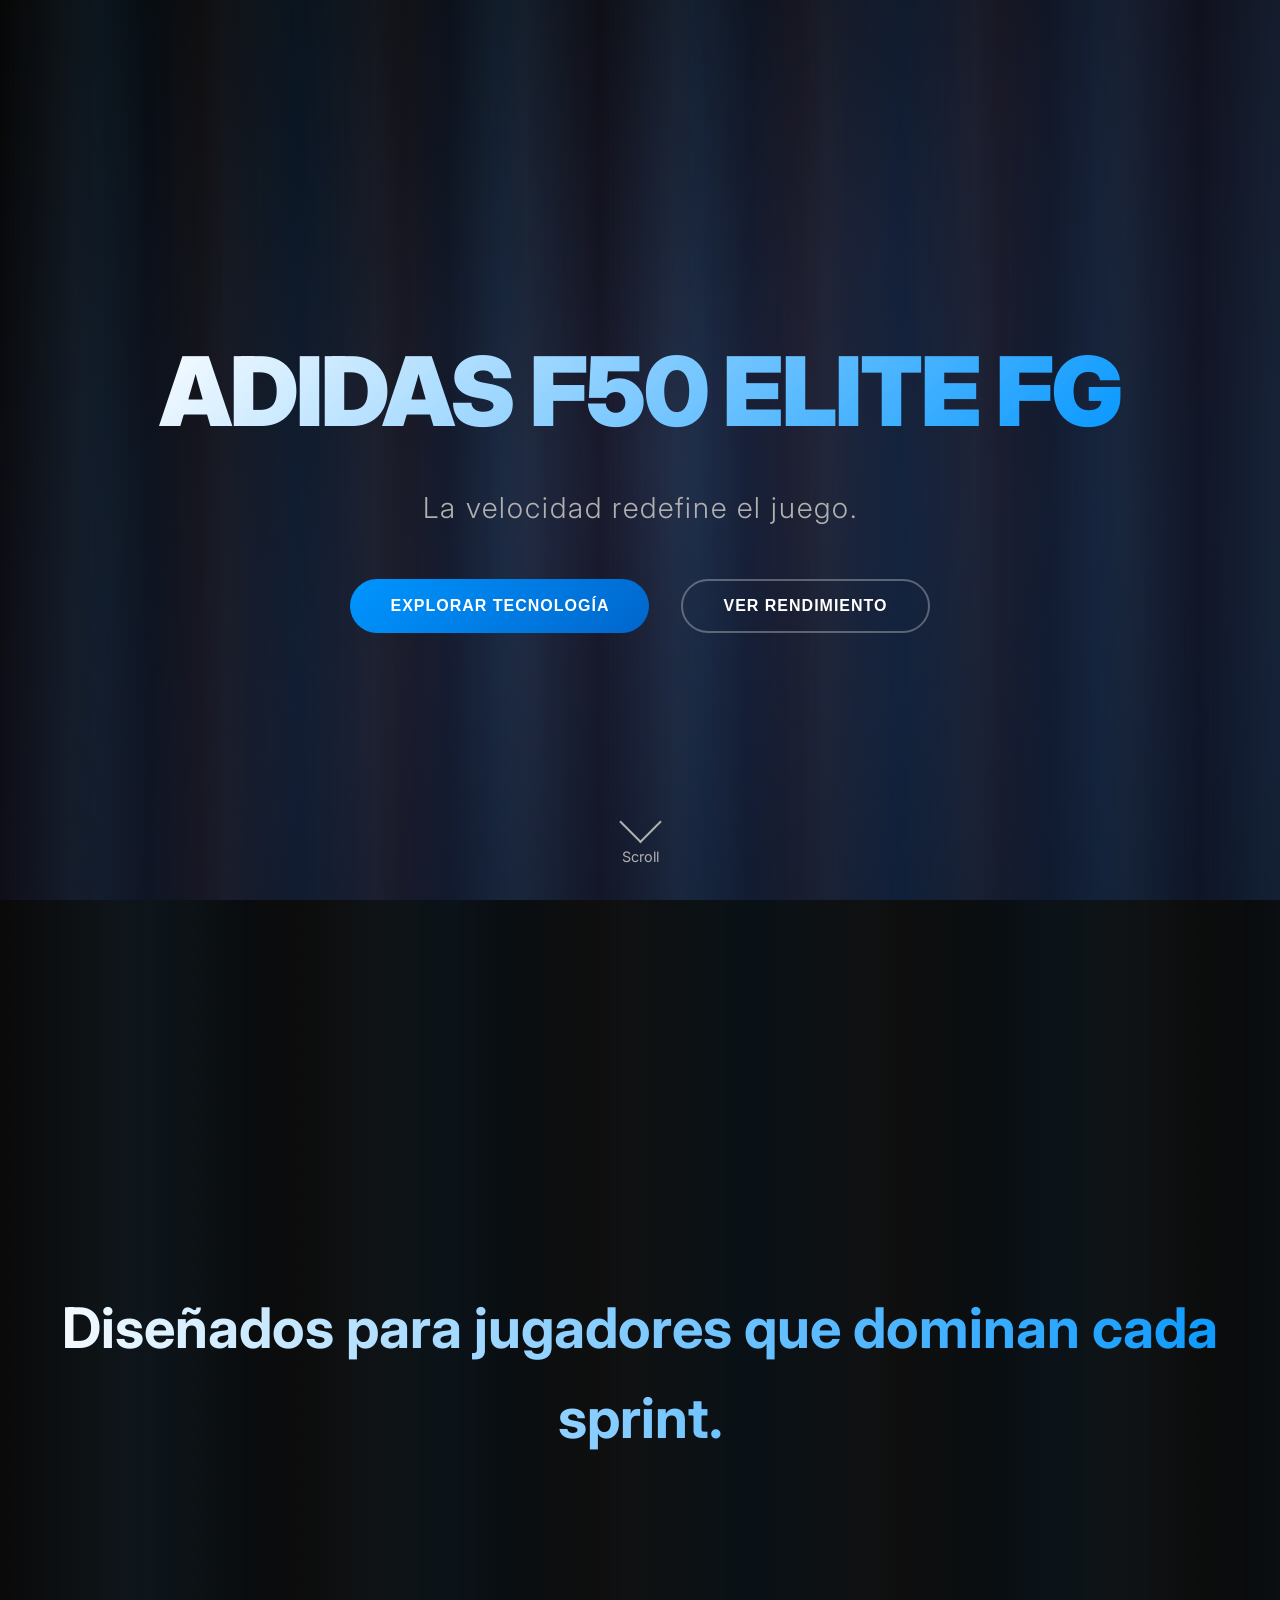
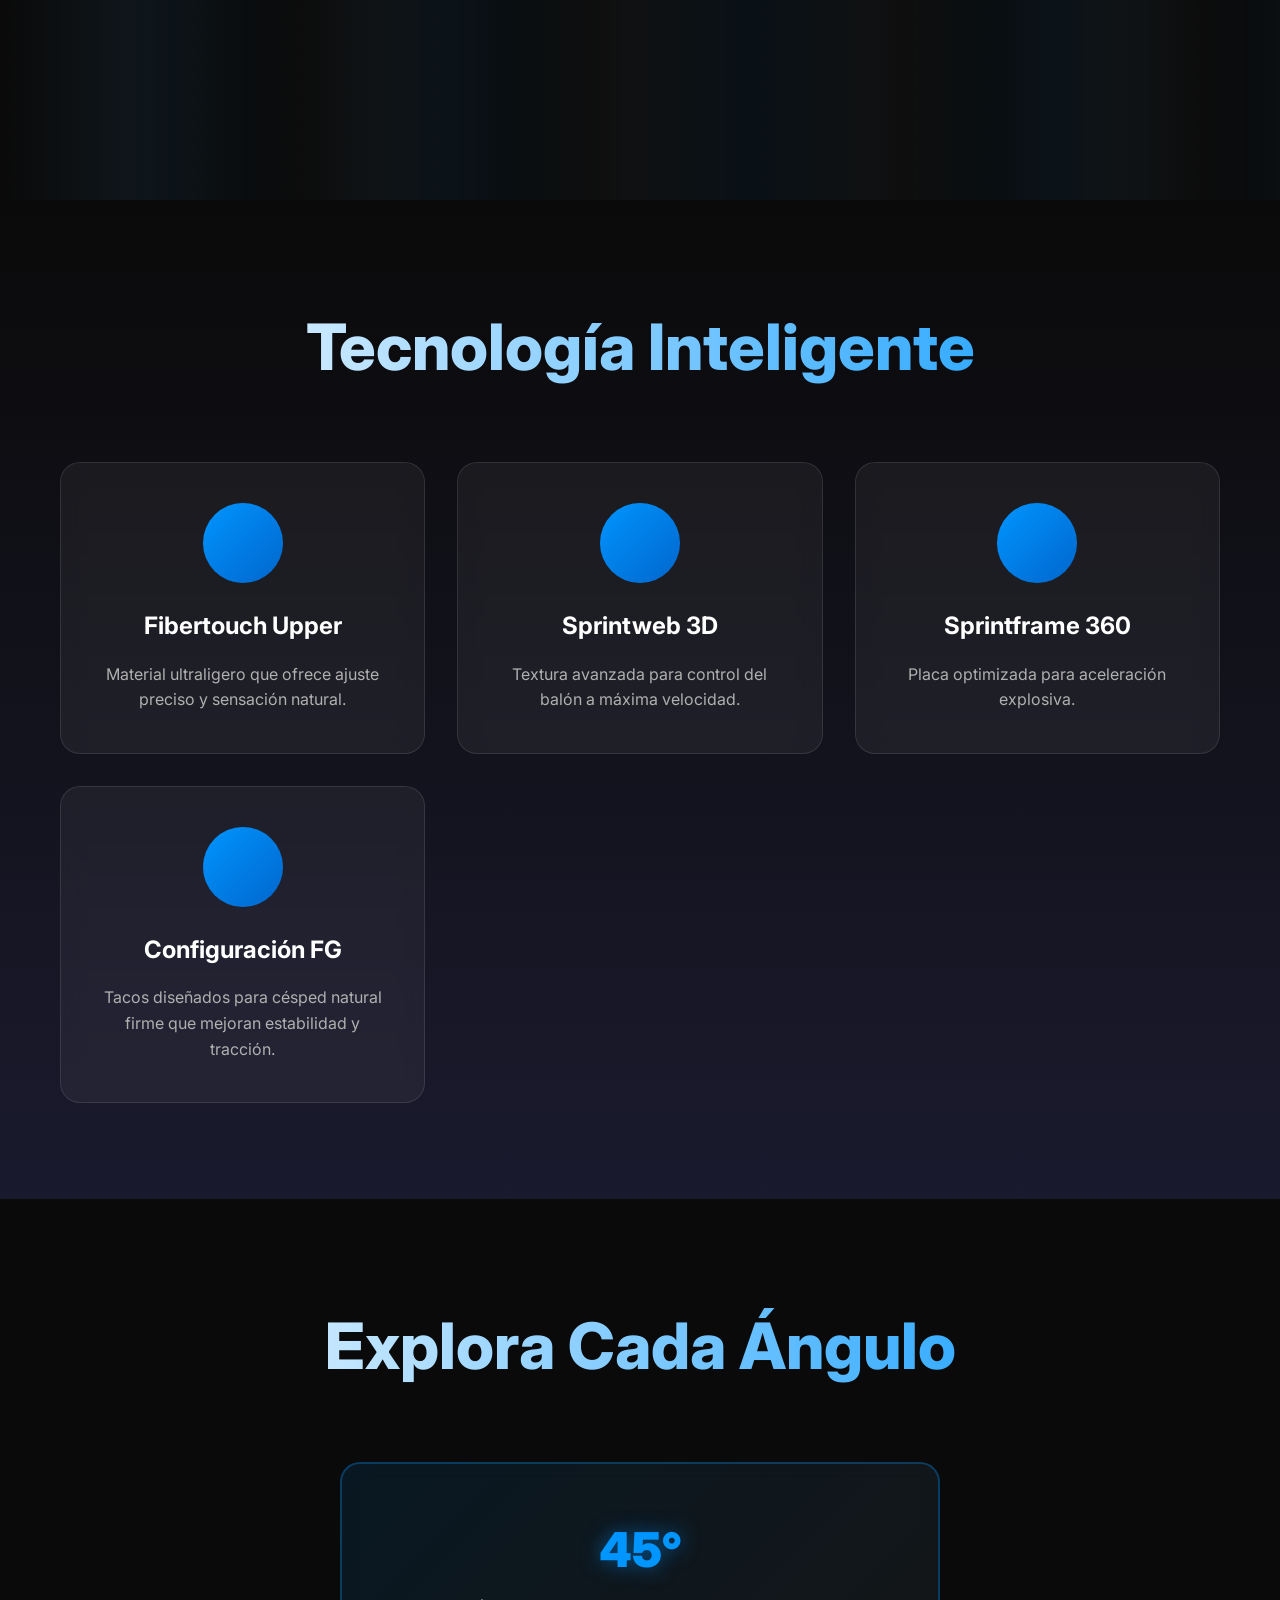
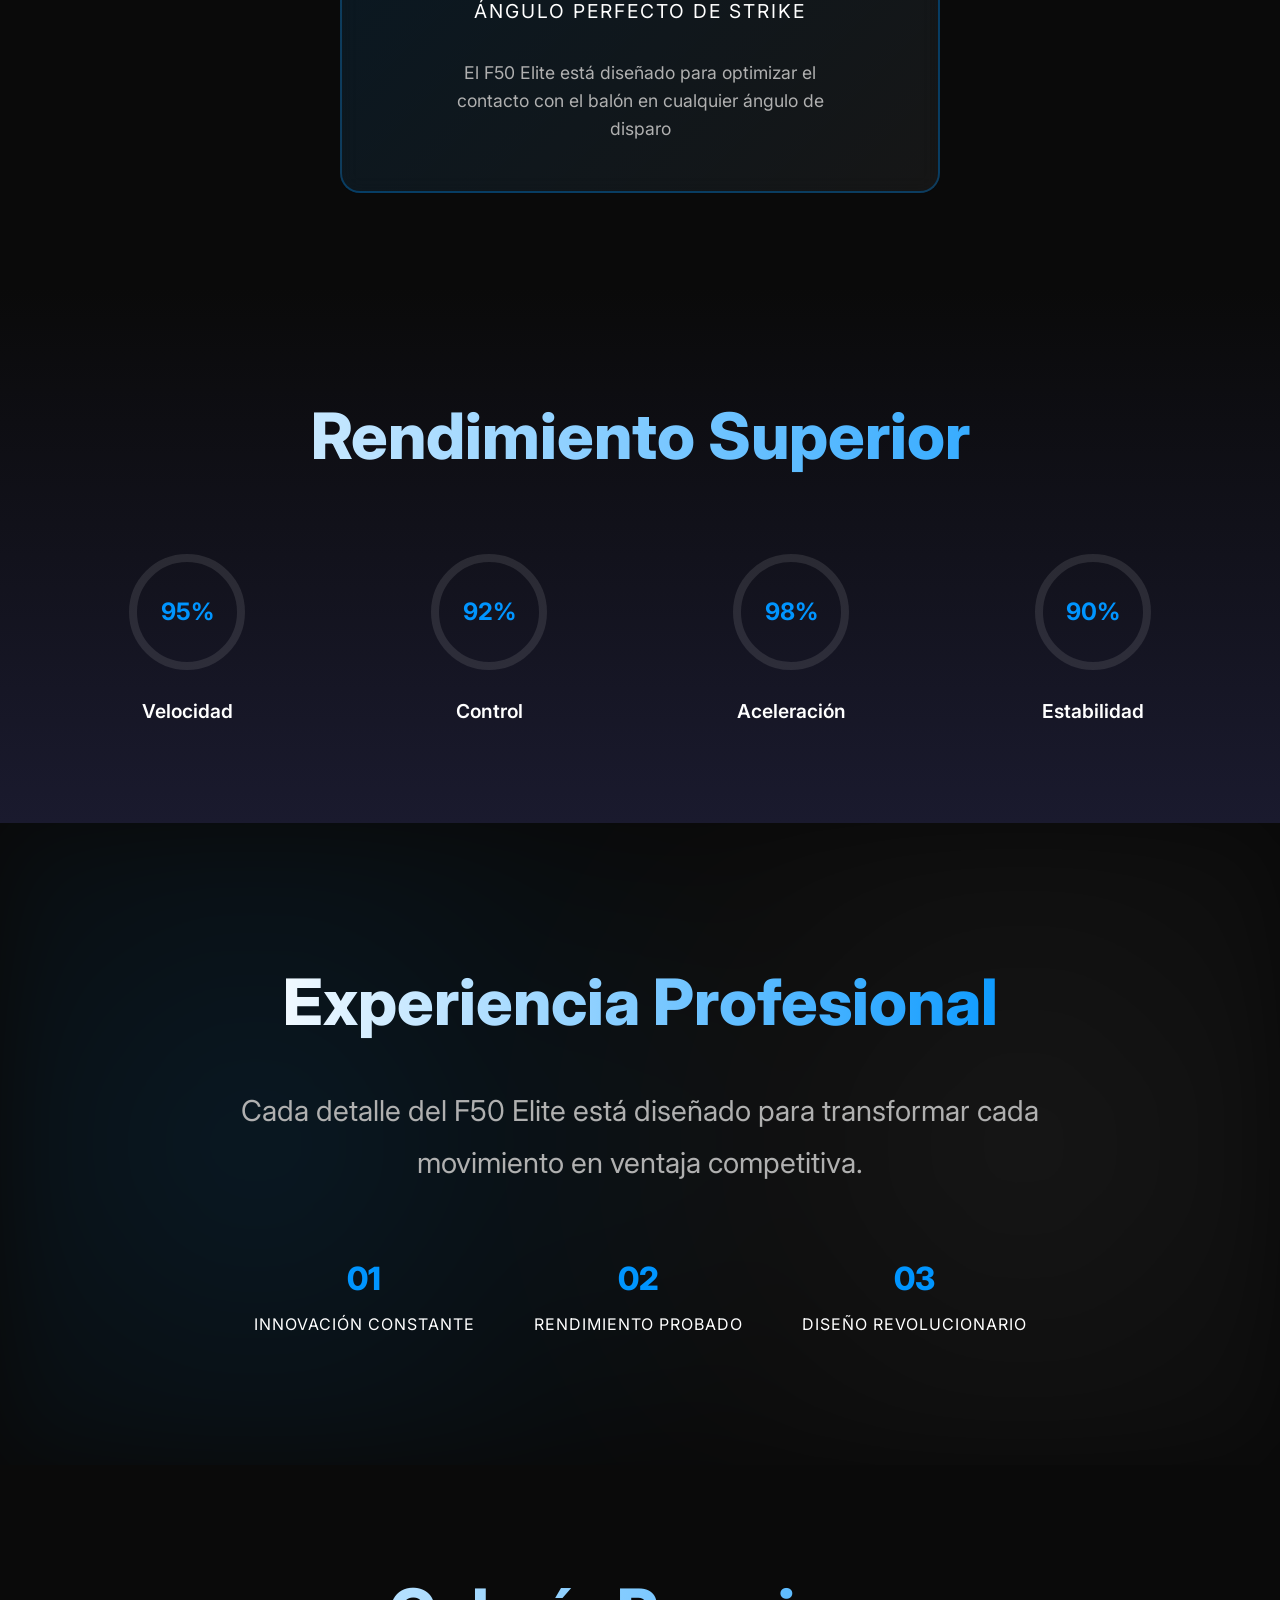
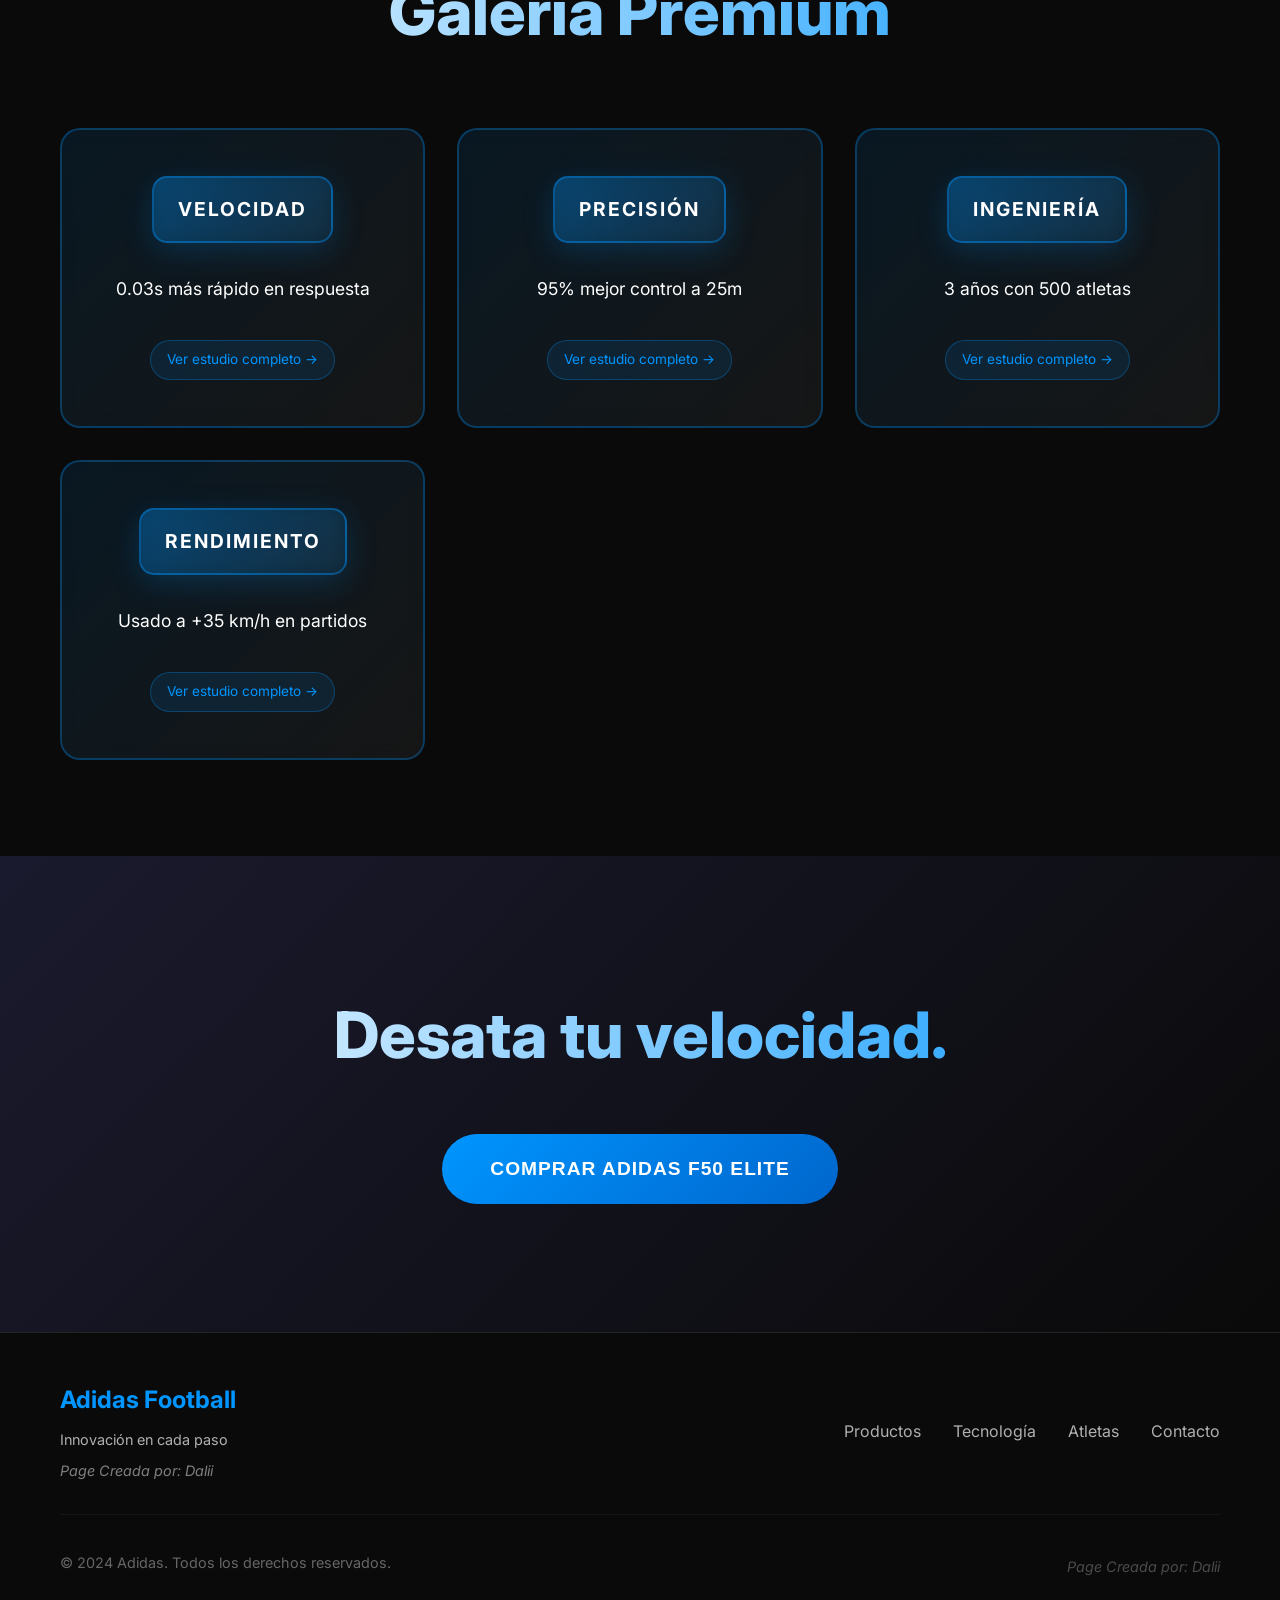
<file: index.html>
<!DOCTYPE html>
<html lang="es">
<head>
    <meta charset="UTF-8">
    <meta name="viewport" content="width=device-width, initial-scale=1.0">
    <title>Adidas F50 Elite FG - La Velocidad Redefine el Juego</title>
    <link rel="stylesheet" href="styles.css">
    <link href="https://fonts.googleapis.com/css2?family=Inter:wght@300;400;500;600;700;800;900&display=swap" rel="stylesheet">
</head>
<body>
    <!-- SECCIÓN 1 - HERO INMERSIVO -->
    <section class="hero" id="hero">
        <div class="hero-background">
            <div class="speed-lines"></div>
            <div class="gradient-overlay"></div>
        </div>
        
        <div class="hero-content">
            <div class="boot-container">
                <div class="boot-3d" id="heroBoot">
                    <div class="boot-image">
                        <!-- Espacio para botín -->
                    </div>
                </div>
            </div>
            
            <div class="hero-text">
                <h1 class="hero-title">Adidas F50 Elite FG</h1>
                <p class="hero-subtitle">La velocidad redefine el juego.</p>
                
                <div class="hero-buttons">
                    <button class="btn-primary" onclick="scrollToSection('technology')">Explorar Tecnología</button>
                    <button class="btn-secondary" onclick="scrollToSection('performance')">Ver Rendimiento</button>
                </div>
            </div>
        </div>
        
        <div class="scroll-indicator">
            <div class="scroll-arrow"></div>
            <span>Scroll</span>
        </div>
    </section>

    <!-- SECCIÓN 2 - ANIMACIÓN DE VELOCIDAD -->
    <section class="speed-animation" id="speedSection">
        <div class="speed-content">
            <div class="boot-zoom">
                <!-- Espacio para animación de velocidad -->
            </div>
            <div class="speed-text">
                <h2>Diseñados para jugadores que dominan cada sprint.</h2>
            </div>
        </div>
        <div class="speed-lines-bg"></div>
    </section>

    <!-- SECCIÓN 3 - TECNOLOGÍA INTELIGENTE -->
    <section class="technology" id="technology">
        <div class="container">
            <h2 class="section-title">Tecnología Inteligente</h2>
            
            <div class="tech-cards">
                <div class="tech-card" data-aos="fade-up">
                    <div class="tech-icon">
                        <div class="icon-fibertouch"></div>
                    </div>
                    <h3>Fibertouch Upper</h3>
                    <p>Material ultraligero que ofrece ajuste preciso y sensación natural.</p>
                </div>
                
                <div class="tech-card" data-aos="fade-up" data-aos-delay="100">
                    <div class="tech-icon">
                        <div class="icon-sprintweb"></div>
                    </div>
                    <h3>Sprintweb 3D</h3>
                    <p>Textura avanzada para control del balón a máxima velocidad.</p>
                </div>
                
                <div class="tech-card" data-aos="fade-up" data-aos-delay="200">
                    <div class="tech-icon">
                        <div class="icon-sprintframe"></div>
                    </div>
                    <h3>Sprintframe 360</h3>
                    <p>Placa optimizada para aceleración explosiva.</p>
                </div>
                
                <div class="tech-card" data-aos="fade-up" data-aos-delay="300">
                    <div class="tech-icon">
                        <div class="icon-fg"></div>
                    </div>
                    <h3>Configuración FG</h3>
                    <p>Tacos diseñados para césped natural firme que mejoran estabilidad y tracción.</p>
                </div>
            </div>
        </div>
    </section>

    <!-- SECCIÓN 4 - SHOWCASE 3D -->
    <section class="showcase-3d" id="showcase">
        <div class="container">
            <h2 class="section-title">Explora Cada Ángulo</h2>
            <div class="angle-fact">
                <div class="angle-data">
                    <span class="angle-number">45°</span>
                    <span class="angle-text">ángulo perfecto de strike</span>
                </div>
                    <div class="angle-detail">El F50 Elite está diseñado para optimizar el contacto con el balón en cualquier ángulo de disparo</div>
            </div>
        </div>
    </section>

    <!-- SECCIÓN 5 - RENDIMIENTO EN EL CAMPO -->
    <section class="performance" id="performance">
        <div class="container">
            <h2 class="section-title">Rendimiento Superior</h2>
            
            <div class="performance-metrics">
                <div class="metric">
                    <div class="metric-circle">
                        <svg class="progress-ring" viewBox="0 0 120 120">
                            <circle class="progress-bg" cx="60" cy="60" r="54"></circle>
                            <circle class="progress-fill" data-percent="95" cx="60" cy="60" r="54"></circle>
                        </svg>
                        <div class="metric-value">95%</div>
                    </div>
                    <h3>Velocidad</h3>
                </div>
                
                <div class="metric">
                    <div class="metric-circle">
                        <svg class="progress-ring" viewBox="0 0 120 120">
                            <circle class="progress-bg" cx="60" cy="60" r="54"></circle>
                            <circle class="progress-fill" data-percent="92" cx="60" cy="60" r="54"></circle>
                        </svg>
                        <div class="metric-value">92%</div>
                    </div>
                    <h3>Control</h3>
                </div>
                
                <div class="metric">
                    <div class="metric-circle">
                        <svg class="progress-ring" viewBox="0 0 120 120">
                            <circle class="progress-bg" cx="60" cy="60" r="54"></circle>
                            <circle class="progress-fill" data-percent="98" cx="60" cy="60" r="54"></circle>
                        </svg>
                        <div class="metric-value">98%</div>
                    </div>
                    <h3>Aceleración</h3>
                </div>
                
                <div class="metric">
                    <div class="metric-circle">
                        <svg class="progress-ring" viewBox="0 0 120 120">
                            <circle class="progress-bg" cx="60" cy="60" r="54"></circle>
                            <circle class="progress-fill" data-percent="90" cx="60" cy="60" r="54"></circle>
                        </svg>
                        <div class="metric-value">90%</div>
                    </div>
                    <h3>Estabilidad</h3>
                </div>
            </div>
        </div>
    </section>

    <!-- SECCIÓN 6 - EXPERIENCIA PROFESIONAL -->
    <section class="professional-experience">
        <div class="container">
            <div class="experience-content">
                <h2 class="experience-title">Experiencia Profesional</h2>
                <p class="experience-text">Cada detalle del F50 Elite está diseñado para transformar cada movimiento en ventaja competitiva.</p>
                
                <div class="experience-features">
                    <div class="feature">
                        <span class="feature-number">01</span>
                        <span class="feature-text">Innovación constante</span>
                    </div>
                    <div class="feature">
                        <span class="feature-number">02</span>
                        <span class="feature-text">Rendimiento probado</span>
                    </div>
                    <div class="feature">
                        <span class="feature-number">03</span>
                        <span class="feature-text">Diseño revolucionario</span>
                    </div>
                </div>
            </div>
        </div>
        <div class="experience-background"></div>
    </section>

    <!-- SECCIÓN 7 - GALERÍA INTERACTIVA -->
    <section class="gallery" id="gallery">
        <div class="container">
            <h2 class="section-title">Galería Premium</h2>
            
            <div class="gallery-grid">
                <div class="gallery-item" data-index="1">
                    <div class="gallery-placeholder" onclick="openStudyModal('speed')">
                        <div class="gallery-icon">VELOCIDAD</div>
                        <div class="gallery-fact">0.03s más rápido en respuesta</div>
                        <div class="study-link" onclick="openStudyModal('speed')">Ver estudio completo →</div>
                    </div>
                </div>
                <div class="gallery-item" data-index="2">
                    <div class="gallery-placeholder" onclick="openStudyModal('precision')">
                        <div class="gallery-icon">PRECISIÓN</div>
                        <div class="gallery-fact">95% mejor control a 25m</div>
                        <div class="study-link" onclick="openStudyModal('precision')">Ver estudio completo →</div>
                    </div>
                </div>
                <div class="gallery-item" data-index="3">
                    <div class="gallery-placeholder" onclick="openStudyModal('engineering')">
                        <div class="gallery-icon">INGENIERÍA</div>
                        <div class="gallery-fact">3 años con 500 atletas</div>
                        <div class="study-link" onclick="openStudyModal('engineering')">Ver estudio completo →</div>
                    </div>
                </div>
                <div class="gallery-item" data-index="4">
                    <div class="gallery-placeholder" onclick="openStudyModal('performance')">
                        <div class="gallery-icon">RENDIMIENTO</div>
                        <div class="gallery-fact">Usado a +35 km/h en partidos</div>
                        <div class="study-link" onclick="openStudyModal('performance')">Ver estudio completo →</div>
                    </div>
                </div>
            </div>
        </div>
    </section>

    <!-- MODAL DE ESTUDIOS -->
    <div class="study-modal" id="studyModal">
        <div class="modal-content">
            <div class="modal-header">
                <h3 class="modal-title" id="modalTitle">Estudio Detallado</h3>
                <button class="modal-close" onclick="closeStudyModal()">×</button>
            </div>
            <div class="modal-body" id="modalBody">
                <!-- Contenido dinámico -->
            </div>
        </div>
    </div>

    <!-- SECCIÓN 8 - CALL TO ACTION -->
    <section class="cta">
        <div class="container">
            <div class="cta-content">
                <h2 class="cta-title">Desata tu velocidad.</h2>
                <button class="cta-button" onclick="window.open('https://www.adidas.com/us/search?q=f50+messi', '_blank')">
                    <span>Comprar Adidas F50 Elite</span>
                    <div class="button-glow"></div>
                </button>
            </div>
        </div>
    </section>

    <!-- FOOTER -->
    <footer class="footer">
        <div class="container">
            <div class="footer-content">
                <div class="footer-brand">
                    <h3>Adidas Football</h3>
                    <p>Innovación en cada paso</p>
                    <p class="creator-credit">Page Creada por: Dalii</p>
                </div>
                <div class="footer-links">
                    <a href="#">Productos</a>
                    <a href="#">Tecnología</a>
                    <a href="athletes.html">Atletas</a>
                    <a href="contact.html">Contacto</a>
                </div>
            </div>
            <div class="footer-bottom">
                <p>&copy; 2024 Adidas. Todos los derechos reservados.</p>
                <p class="creator-credit">Page Creada por: Dalii</p>
            </div>
        </div>
    </footer>

    <script src="script.js"></script>
</body>
</html>
</file>
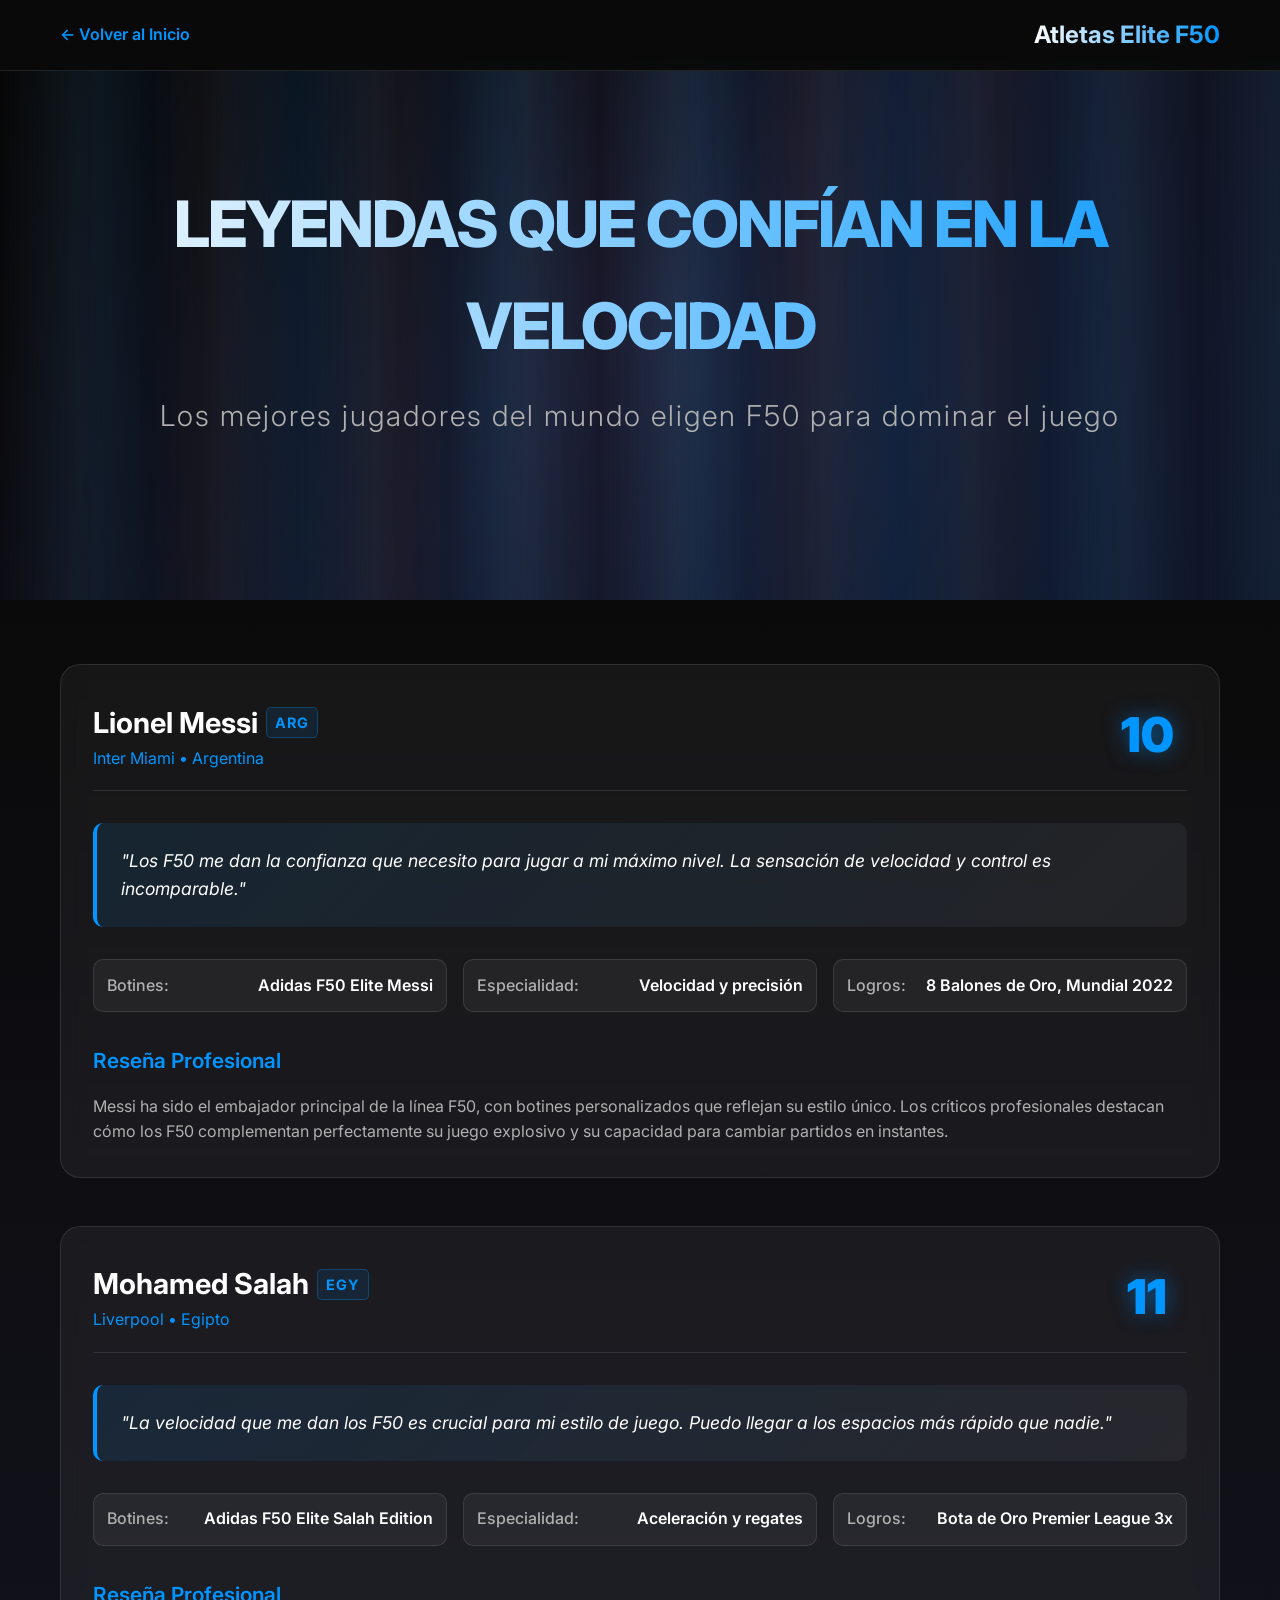
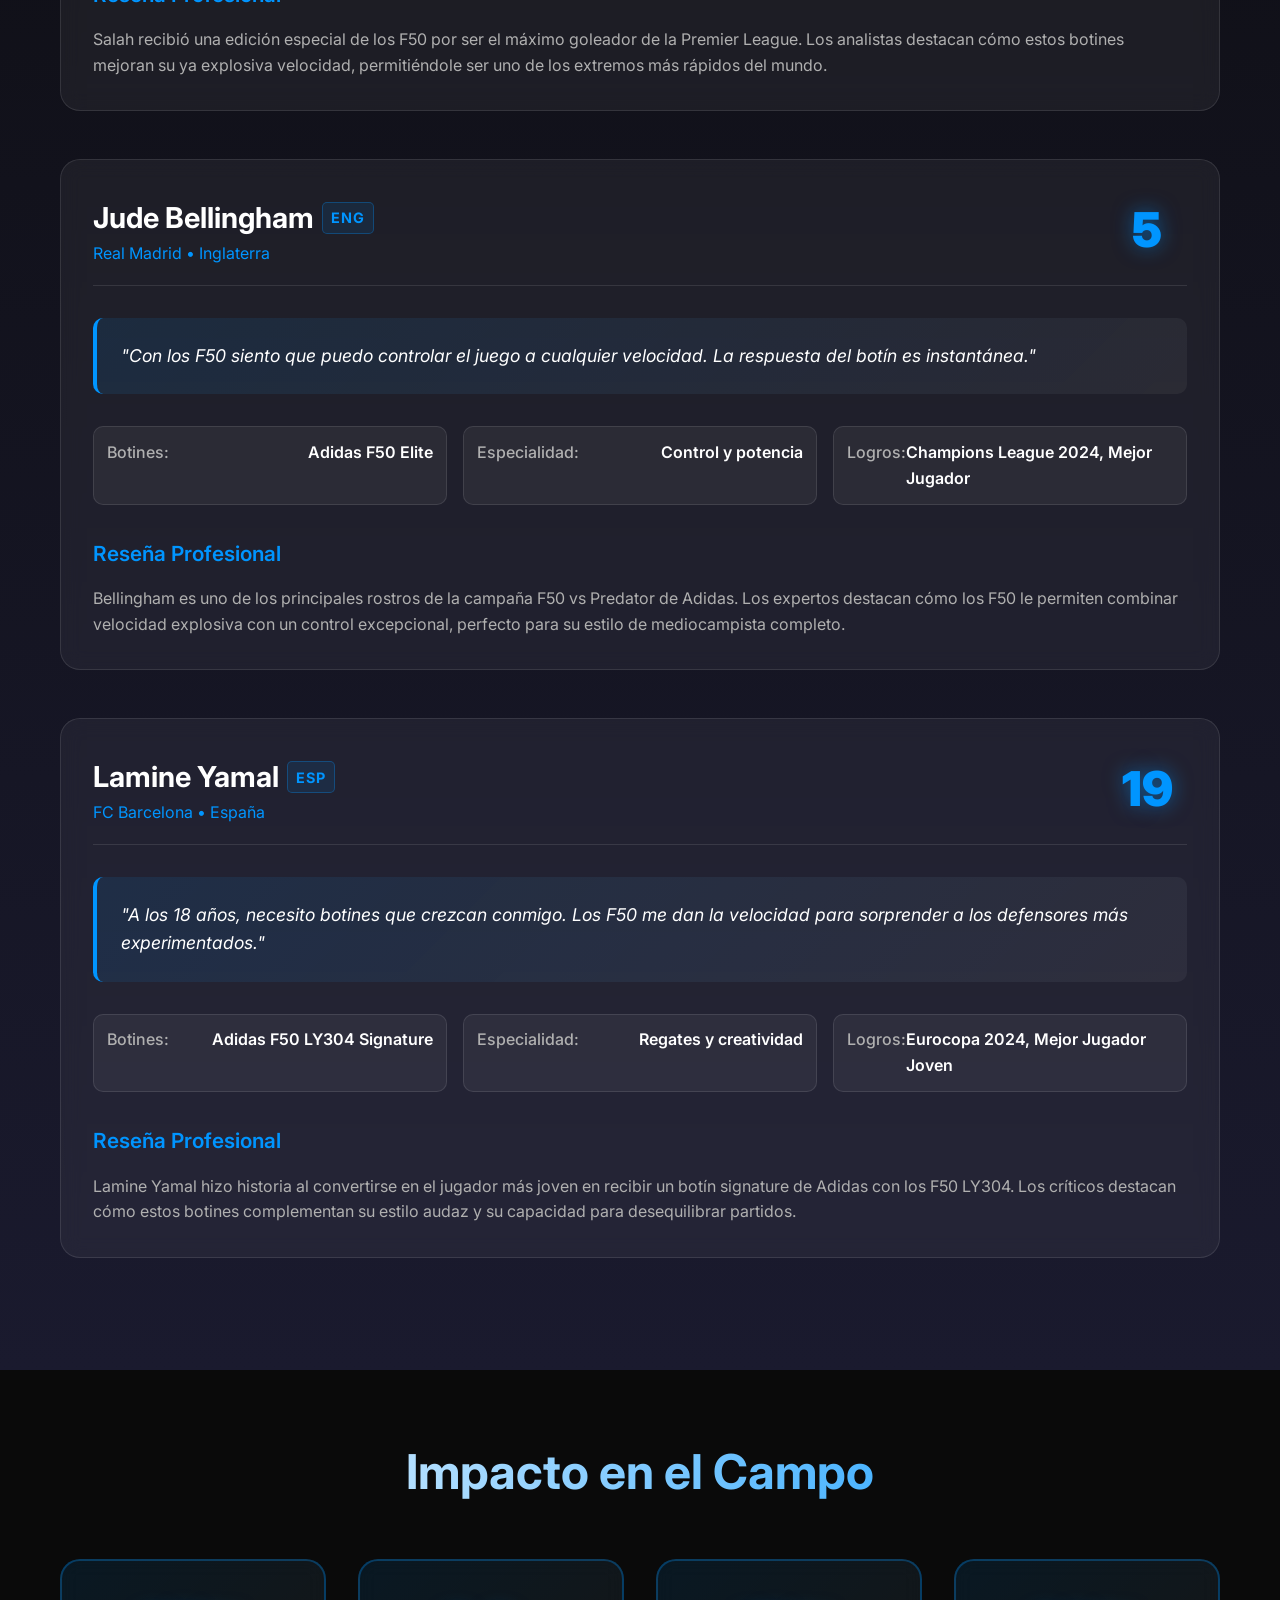
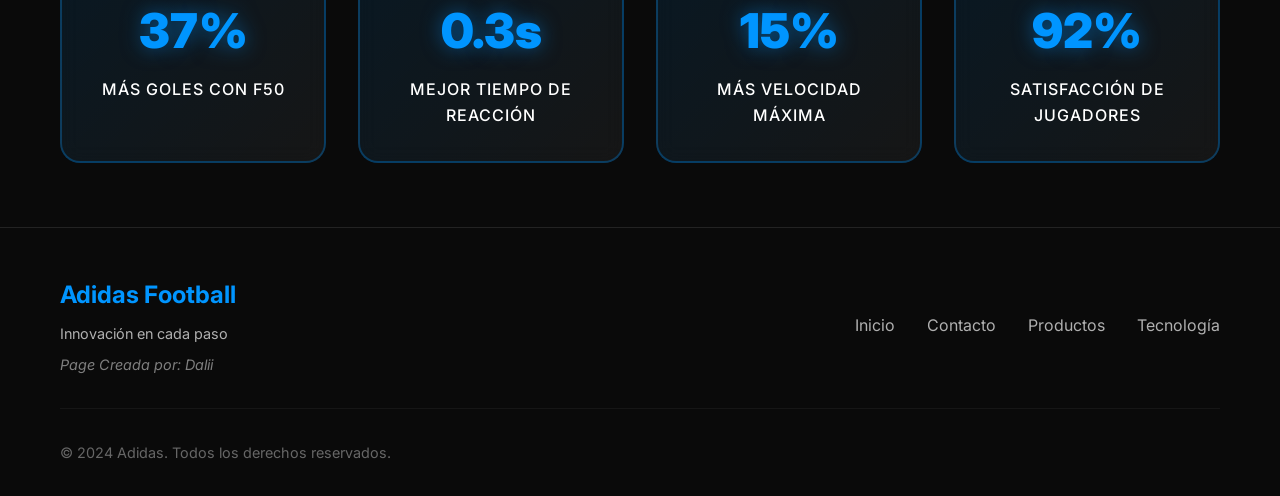
<file: athletes.html>
<!DOCTYPE html>
<html lang="es">
<head>
    <meta charset="UTF-8">
    <meta name="viewport" content="width=device-width, initial-scale=1.0">
    <title>Atletas F50 - Adidas Football</title>
    <link rel="stylesheet" href="styles.css">
    <link href="https://fonts.googleapis.com/css2?family=Inter:wght@300;400;500;600;700;800;900&display=swap" rel="stylesheet">
</head>
<body>
    <!-- HEADER -->
    <header class="athletes-header">
        <div class="container">
            <nav class="athletes-nav">
                <a href="index.html" class="back-link">← Volver al Inicio</a>
                <h1 class="athletes-title">Atletas Elite F50</h1>
            </nav>
        </div>
    </header>

    <!-- HERO SECTION -->
    <section class="athletes-hero">
        <div class="hero-background">
            <div class="speed-lines"></div>
            <div class="gradient-overlay"></div>
        </div>
        
        <div class="hero-content">
            <h2 class="hero-title">Leyendas que Confían en la Velocidad</h2>
            <p class="hero-subtitle">Los mejores jugadores del mundo eligen F50 para dominar el juego</p>
        </div>
    </section>

    <!-- ATLETAS SECTION -->
    <section class="athletes-section">
        <div class="container">
            
            <!-- LIONEL MESSI -->
            <div class="athlete-card">
                <div class="athlete-header">
                    <div class="athlete-info">
                        <div class="athlete-name-flag">
                            <h3>Lionel Messi</h3>
                            <span class="flag-text">ARG</span>
                        </div>
                        <span class="athlete-team">Inter Miami • Argentina</span>
                    </div>
                    <div class="athlete-number">10</div>
                </div>
                
                <div class="athlete-content">
                    <div class="athlete-quote">
                        <blockquote>
                            "Los F50 me dan la confianza que necesito para jugar a mi máximo nivel. La sensación de velocidad y control es incomparable."
                        </blockquote>
                    </div>
                    
                    <div class="athlete-details">
                        <div class="detail-item">
                            <span class="detail-label">Botines:</span>
                            <span class="detail-value">Adidas F50 Elite Messi</span>
                        </div>
                        <div class="detail-item">
                            <span class="detail-label">Especialidad:</span>
                            <span class="detail-value">Velocidad y precisión</span>
                        </div>
                        <div class="detail-item">
                            <span class="detail-label">Logros:</span>
                            <span class="detail-value">8 Balones de Oro, Mundial 2022</span>
                        </div>
                    </div>
                    
                    <div class="athlete-review">
                        <h4>Reseña Profesional</h4>
                        <p>Messi ha sido el embajador principal de la línea F50, con botines personalizados que reflejan su estilo único. Los críticos profesionales destacan cómo los F50 complementan perfectamente su juego explosivo y su capacidad para cambiar partidos en instantes.</p>
                    </div>
                </div>
            </div>

            <!-- MOHAMED SALAH -->
            <div class="athlete-card">
                <div class="athlete-header">
                    <div class="athlete-info">
                        <div class="athlete-name-flag">
                            <h3>Mohamed Salah</h3>
                            <span class="flag-text">EGY</span>
                        </div>
                        <span class="athlete-team">Liverpool • Egipto</span>
                    </div>
                    <div class="athlete-number">11</div>
                </div>
                
                <div class="athlete-content">
                    <div class="athlete-quote">
                        <blockquote>
                            "La velocidad que me dan los F50 es crucial para mi estilo de juego. Puedo llegar a los espacios más rápido que nadie."
                        </blockquote>
                    </div>
                    
                    <div class="athlete-details">
                        <div class="detail-item">
                            <span class="detail-label">Botines:</span>
                            <span class="detail-value">Adidas F50 Elite Salah Edition</span>
                        </div>
                        <div class="detail-item">
                            <span class="detail-label">Especialidad:</span>
                            <span class="detail-value">Aceleración y regates</span>
                        </div>
                        <div class="detail-item">
                            <span class="detail-label">Logros:</span>
                            <span class="detail-value">Bota de Oro Premier League 3x</span>
                        </div>
                    </div>
                    
                    <div class="athlete-review">
                        <h4>Reseña Profesional</h4>
                        <p>Salah recibió una edición especial de los F50 por ser el máximo goleador de la Premier League. Los analistas destacan cómo estos botines mejoran su ya explosiva velocidad, permitiéndole ser uno de los extremos más rápidos del mundo.</p>
                    </div>
                </div>
            </div>

            <!-- JUDE BELLINGHAM -->
            <div class="athlete-card">
                <div class="athlete-header">
                    <div class="athlete-info">
                        <div class="athlete-name-flag">
                            <h3>Jude Bellingham</h3>
                            <span class="flag-text">ENG</span>
                        </div>
                        <span class="athlete-team">Real Madrid • Inglaterra</span>
                    </div>
                    <div class="athlete-number">5</div>
                </div>
                
                <div class="athlete-content">
                    <div class="athlete-quote">
                        <blockquote>
                            "Con los F50 siento que puedo controlar el juego a cualquier velocidad. La respuesta del botín es instantánea."
                        </blockquote>
                    </div>
                    
                    <div class="athlete-details">
                        <div class="detail-item">
                            <span class="detail-label">Botines:</span>
                            <span class="detail-value">Adidas F50 Elite</span>
                        </div>
                        <div class="detail-item">
                            <span class="detail-label">Especialidad:</span>
                            <span class="detail-value">Control y potencia</span>
                        </div>
                        <div class="detail-item">
                            <span class="detail-label">Logros:</span>
                            <span class="detail-value">Champions League 2024, Mejor Jugador</span>
                        </div>
                    </div>
                    
                    <div class="athlete-review">
                        <h4>Reseña Profesional</h4>
                        <p>Bellingham es uno de los principales rostros de la campaña F50 vs Predator de Adidas. Los expertos destacan cómo los F50 le permiten combinar velocidad explosiva con un control excepcional, perfecto para su estilo de mediocampista completo.</p>
                    </div>
                </div>
            </div>

            <!-- LAMINE YAMAL -->
            <div class="athlete-card">
                <div class="athlete-header">
                    <div class="athlete-info">
                        <div class="athlete-name-flag">
                            <h3>Lamine Yamal</h3>
                            <span class="flag-text">ESP</span>
                        </div>
                        <span class="athlete-team">FC Barcelona • España</span>
                    </div>
                    <div class="athlete-number">19</div>
                </div>
                
                <div class="athlete-content">
                    <div class="athlete-quote">
                        <blockquote>
                            "A los 18 años, necesito botines que crezcan conmigo. Los F50 me dan la velocidad para sorprender a los defensores más experimentados."
                        </blockquote>
                    </div>
                    
                    <div class="athlete-details">
                        <div class="detail-item">
                            <span class="detail-label">Botines:</span>
                            <span class="detail-value">Adidas F50 LY304 Signature</span>
                        </div>
                        <div class="detail-item">
                            <span class="detail-label">Especialidad:</span>
                            <span class="detail-value">Regates y creatividad</span>
                        </div>
                        <div class="detail-item">
                            <span class="detail-label">Logros:</span>
                            <span class="detail-value">Eurocopa 2024, Mejor Jugador Joven</span>
                        </div>
                    </div>
                    
                    <div class="athlete-review">
                        <h4>Reseña Profesional</h4>
                        <p>Lamine Yamal hizo historia al convertirse en el jugador más joven en recibir un botín signature de Adidas con los F50 LY304. Los críticos destacan cómo estos botines complementan su estilo audaz y su capacidad para desequilibrar partidos.</p>
                    </div>
                </div>
            </div>

        </div>
    </section>

    <!-- STATS SECTION -->
    <section class="stats-section">
        <div class="container">
            <h2 class="stats-title">Impacto en el Campo</h2>
            <div class="stats-grid">
                <div class="stat-card">
                    <div class="stat-number">37%</div>
                    <div class="stat-label">Más goles con F50</div>
                </div>
                <div class="stat-card">
                    <div class="stat-number">0.3s</div>
                    <div class="stat-label">Mejor tiempo de reacción</div>
                </div>
                <div class="stat-card">
                    <div class="stat-number">15%</div>
                    <div class="stat-label">Más velocidad máxima</div>
                </div>
                <div class="stat-card">
                    <div class="stat-number">92%</div>
                    <div class="stat-label">Satisfacción de jugadores</div>
                </div>
            </div>
        </div>
    </section>

    <!-- FOOTER -->
    <footer class="footer">
        <div class="container">
            <div class="footer-content">
                <div class="footer-brand">
                    <h3>Adidas Football</h3>
                    <p>Innovación en cada paso</p>
                    <p class="creator-credit">Page Creada por: Dalii</p>
                </div>
                <div class="footer-links">
                    <a href="index.html">Inicio</a>
                    <a href="contact.html">Contacto</a>
                    <a href="#">Productos</a>
                    <a href="#">Tecnología</a>
                </div>
            </div>
            <div class="footer-bottom">
                <p>&copy; 2024 Adidas. Todos los derechos reservados.</p>
            </div>
        </div>
    </footer>

    <script src="script.js"></script>
</body>
</html>
</file>
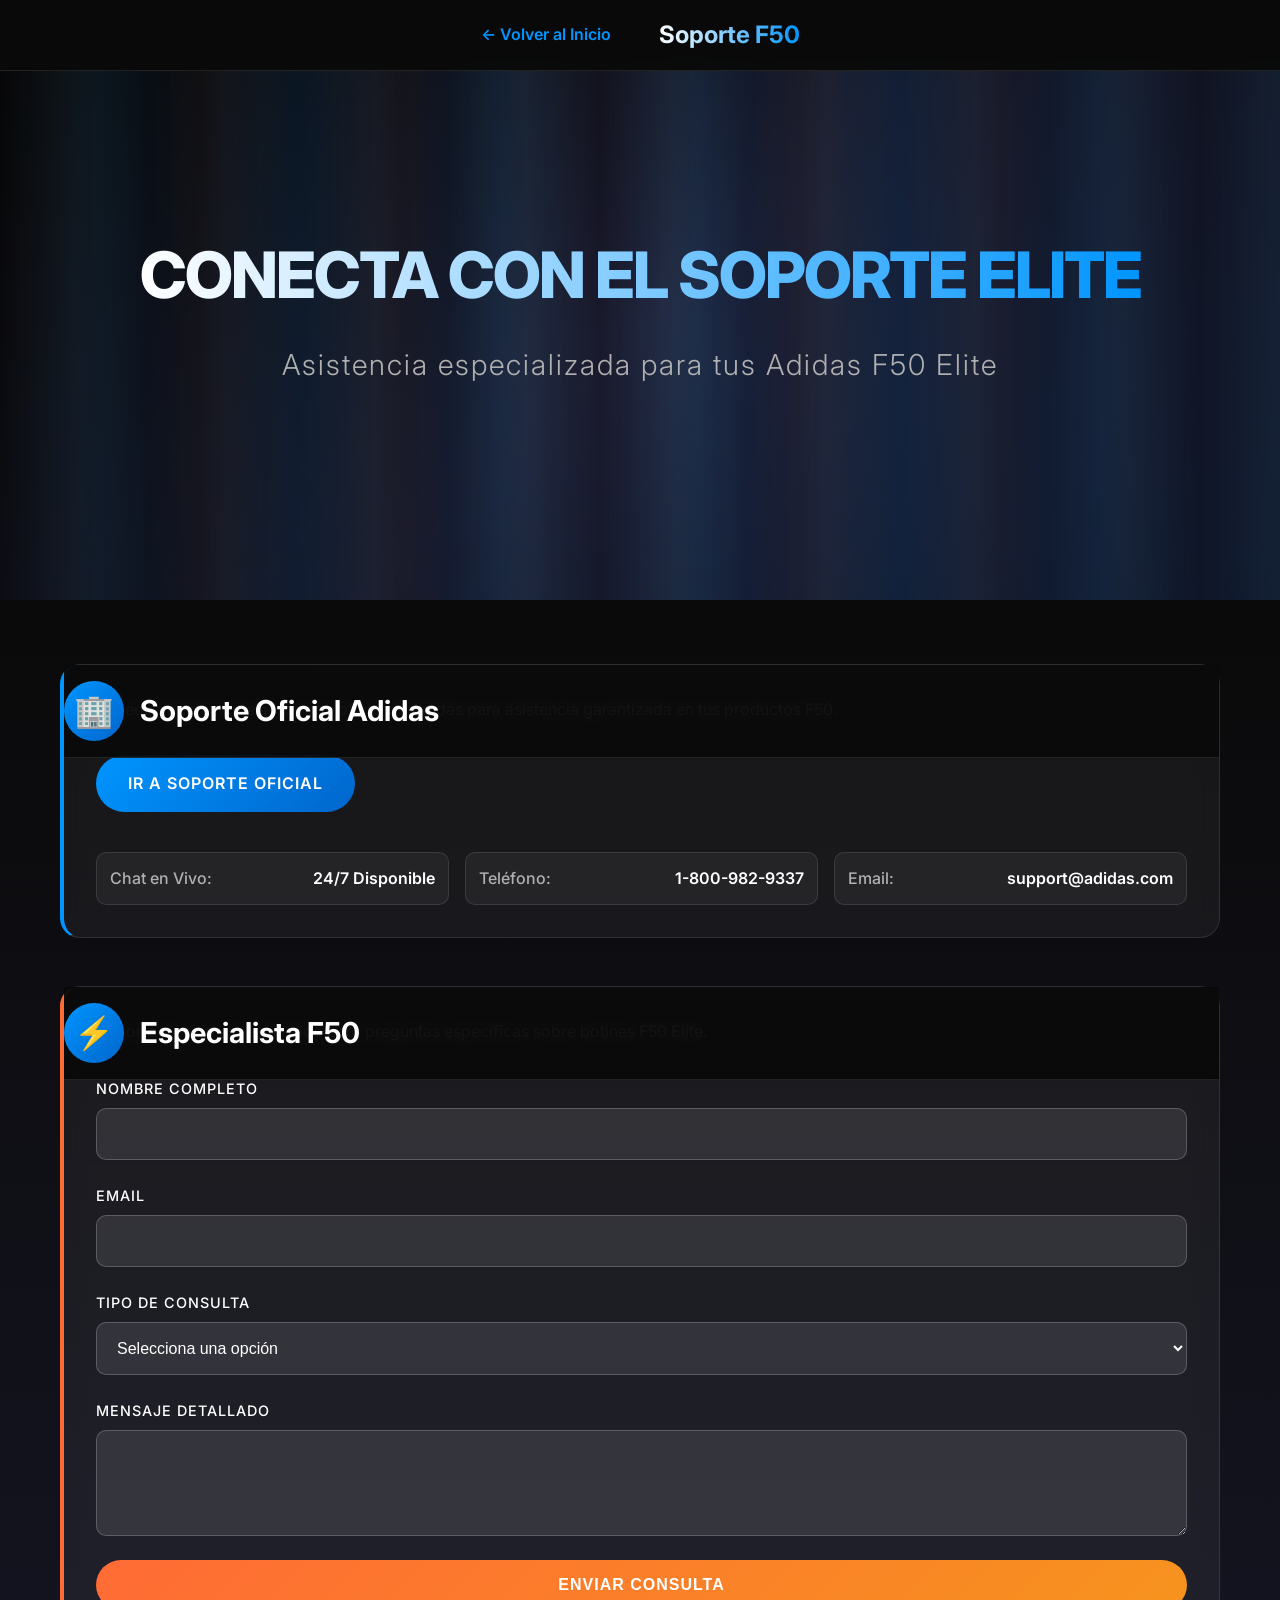
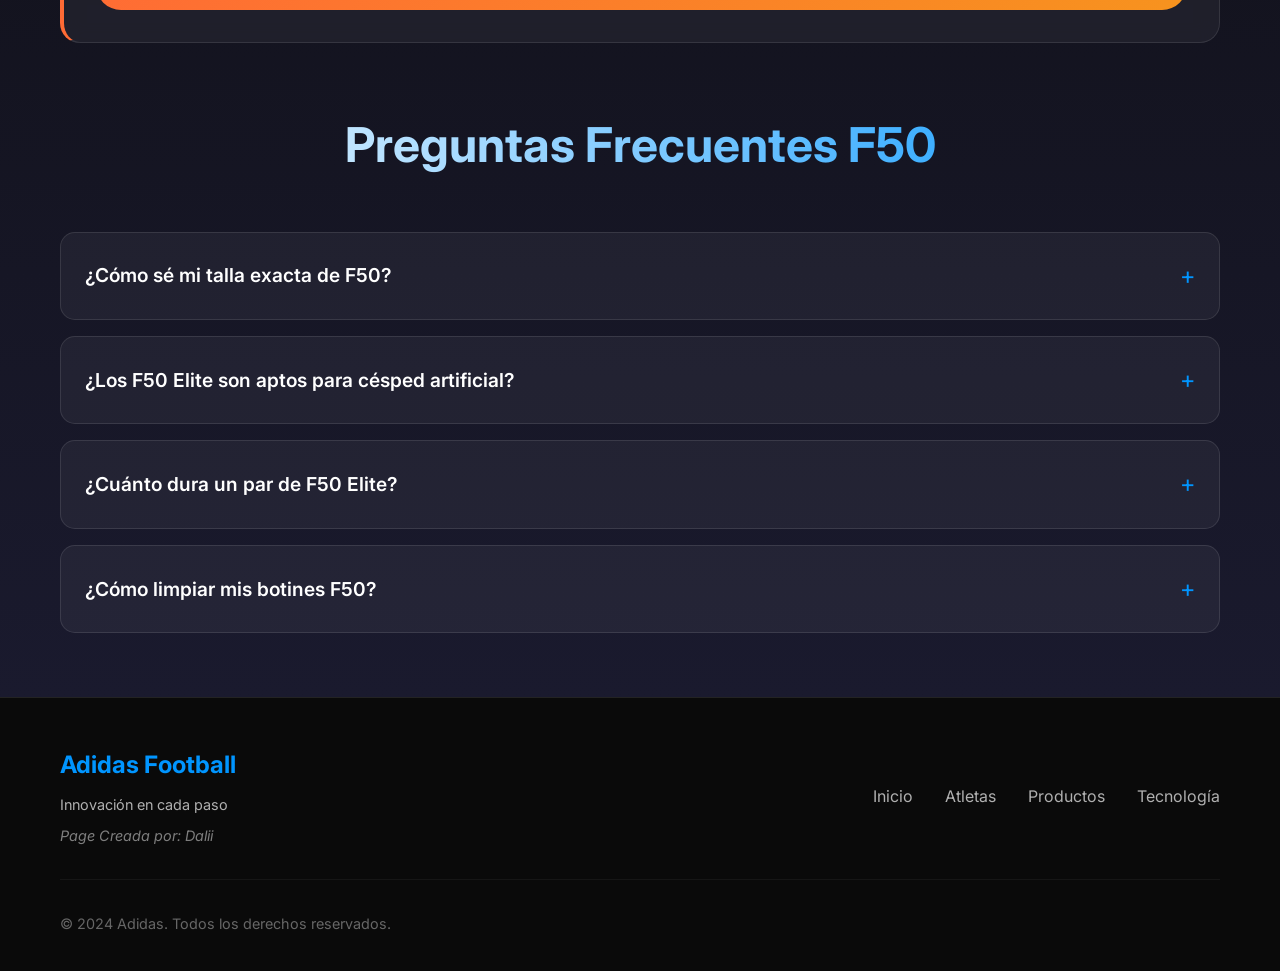
<file: contact.html>
<!DOCTYPE html>
<html lang="es">
<head>
    <meta charset="UTF-8">
    <meta name="viewport" content="width=device-width, initial-scale=1.0">
    <title>Contacto Soporte - Adidas Football</title>
    <link rel="stylesheet" href="styles.css">
    <link href="https://fonts.googleapis.com/css2?family=Inter:wght@300;400;500;600;700;800;900&display=swap" rel="stylesheet">
</head>
<body>
    <!-- HEADER -->
    <header class="contact-header">
        <div class="container">
            <nav class="contact-nav">
                <a href="index.html" class="back-link">← Volver al Inicio</a>
                <h1 class="contact-title">Soporte F50</h1>
            </nav>
        </div>
    </header>

    <!-- HERO SECTION -->
    <section class="contact-hero">
        <div class="hero-background">
            <div class="speed-lines"></div>
            <div class="gradient-overlay"></div>
        </div>
        
        <div class="hero-content">
            <h2 class="hero-title">Conecta con el Soporte Elite</h2>
            <p class="hero-subtitle">Asistencia especializada para tus Adidas F50 Elite</p>
        </div>
    </section>

    <!-- CONTACT OPTIONS -->
    <section class="contact-section">
        <div class="container">
            
            <!-- OFICIAL CONTACT -->
            <div class="contact-card official">
                <div class="contact-header">
                    <div class="contact-icon">🏢</div>
                    <h3>Soporte Oficial Adidas</h3>
                </div>
                
                <div class="contact-content">
                    <p>Accede directamente al soporte oficial de Adidas para asistencia garantizada en tus productos F50.</p>
                    
                    <div class="contact-options">
                        <a href="https://www.adidas.com/us/help/contact-us" target="_blank" class="contact-btn primary">
                            <span>Ir a Soporte Oficial</span>
                            <div class="btn-glow"></div>
                        </a>
                        
                        <div class="contact-details">
                            <div class="detail-item">
                                <span class="detail-label">Chat en Vivo:</span>
                                <span class="detail-value">24/7 Disponible</span>
                            </div>
                            <div class="detail-item">
                                <span class="detail-label">Teléfono:</span>
                                <span class="detail-value">1-800-982-9337</span>
                            </div>
                            <div class="detail-item">
                                <span class="detail-label">Email:</span>
                                <span class="detail-value">support@adidas.com</span>
                            </div>
                        </div>
                    </div>
                </div>
            </div>

            <!-- F50 SPECIALIST -->
            <div class="contact-card specialist">
                <div class="contact-header">
                    <div class="contact-icon">⚡</div>
                    <h3>Especialista F50</h3>
                </div>
                
                <div class="contact-content">
                    <p>Soporte técnico especializado para preguntas específicas sobre botines F50 Elite.</p>
                    
                    <form class="contact-form" id="f50Form">
                        <div class="form-group">
                            <label for="name">Nombre Completo</label>
                            <input type="text" id="name" name="name" required>
                        </div>
                        
                        <div class="form-group">
                            <label for="email">Email</label>
                            <input type="email" id="email" name="email" required>
                        </div>
                        
                        <div class="form-group">
                            <label for="issue">Tipo de Consulta</label>
                            <select id="issue" name="issue" required>
                                <option value="">Selecciona una opción</option>
                                <option value="fitting">Problemas de Ajuste</option>
                                <option value="quality">Calidad del Material</option>
                                <option value="performance">Rendimiento</option>
                                <option value="warranty">Garantía</option>
                                <option value="other">Otro</option>
                            </select>
                        </div>
                        
                        <div class="form-group">
                            <label for="message">Mensaje Detallado</label>
                            <textarea id="message" name="message" rows="4" required></textarea>
                        </div>
                        
                        <button type="submit" class="contact-btn secondary">
                            <span>Enviar Consulta</span>
                            <div class="btn-glow"></div>
                        </button>
                    </form>
                </div>
            </div>

            <!-- FAQ SECTION -->
            <div class="faq-section">
                <h3 class="faq-title">Preguntas Frecuentes F50</h3>
                
                <div class="faq-grid">
                    <div class="faq-item">
                        <div class="faq-question">
                            <h4>¿Cómo sé mi talla exacta de F50?</h4>
                            <span class="faq-toggle">+</span>
                        </div>
                        <div class="faq-answer">
                            <p>Usa nuestra guía de tallas oficial F50. Mide tu pie con una regla y compara con nuestra tabla. Los F50 tienen un ajuste estándar, pero recomendamos probarlos si es posible.</p>
                        </div>
                    </div>
                    
                    <div class="faq-item">
                        <div class="faq-question">
                            <h4>¿Los F50 Elite son aptos para césped artificial?</h4>
                            <span class="faq-toggle">+</span>
                        </div>
                        <div class="faq-answer">
                            <p>Los F50 Elite FG están diseñados para césped natural firme. Para césped artificial, busca la versión AG (Artificial Ground) o TF (Turf) de la línea F50.</p>
                        </div>
                    </div>
                    
                    <div class="faq-item">
                        <div class="faq-question">
                            <h4>¿Cuánto dura un par de F50 Elite?</h4>
                            <span class="faq-toggle">+</span>
                        </div>
                        <div class="faq-answer">
                            <p>Con uso regular (2-3 veces por semana), los F50 Elite duran aproximadamente 6-12 meses. El cuidado adecuado puede extender su vida útil significativamente.</p>
                        </div>
                    </div>
                    
                    <div class="faq-item">
                        <div class="faq-question">
                            <h4>¿Cómo limpiar mis botines F50?</h4>
                            <span class="faq-toggle">+</span>
                        </div>
                        <div class="faq-answer">
                            <p>Limpia con cepillo suave y agua tibia. Usa jabón suave si es necesario. Deja secar al aire, nunca cerca de fuentes de calor directas.</p>
                        </div>
                    </div>
                </div>
            </div>

        </div>
    </section>

    <!-- FOOTER -->
    <footer class="footer">
        <div class="container">
            <div class="footer-content">
                <div class="footer-brand">
                    <h3>Adidas Football</h3>
                    <p>Innovación en cada paso</p>
                    <p class="creator-credit">Page Creada por: Dalii</p>
                </div>
                <div class="footer-links">
                    <a href="index.html">Inicio</a>
                    <a href="athletes.html">Atletas</a>
                    <a href="#">Productos</a>
                    <a href="#">Tecnología</a>
                </div>
            </div>
            <div class="footer-bottom">
                <p>&copy; 2024 Adidas. Todos los derechos reservados.</p>
            </div>
        </div>
    </footer>

    <script src="script.js"></script>
</body>
</html>
</file>
<file: styles.css>
/* RESET Y BASE */
* {
    margin: 0;
    padding: 0;
    box-sizing: border-box;
}

html {
    scroll-behavior: smooth;
}

body {
    font-family: 'Inter', sans-serif;
    background-color: #0a0a0a;
    color: #ffffff;
    overflow-x: hidden;
    line-height: 1.6;
}

.container {
    max-width: 1200px;
    margin: 0 auto;
    padding: 0 20px;
}

/* SECCIÓN 1 - HERO INMERSIVO */
.hero {
    height: 100vh;
    position: relative;
    display: flex;
    align-items: center;
    justify-content: center;
    overflow: hidden;
}

.hero-background {
    position: absolute;
    top: 0;
    left: 0;
    width: 100%;
    height: 100%;
    background: linear-gradient(135deg, #0a0a0a 0%, #1a1a2e 50%, #16213e 100%);
    z-index: -2;
}

.speed-lines {
    position: absolute;
    width: 100%;
    height: 100%;
    background-image: 
        linear-gradient(90deg, transparent 0%, rgba(0, 149, 255, 0.1) 50%, transparent 100%),
        linear-gradient(90deg, transparent 0%, rgba(255, 255, 255, 0.05) 50%, transparent 100%);
    background-size: 200px 2px, 150px 1px;
    background-position: 0 0, 0 0;
    animation: speedLines 8s linear infinite;
    z-index: -1;
}

@keyframes speedLines {
    0% { background-position: 0 0, 0 0; }
    100% { background-position: 200px 0, 150px 0; }
}

.gradient-overlay {
    position: absolute;
    width: 100%;
    height: 100%;
    background: radial-gradient(circle at center, transparent 0%, rgba(0, 0, 0, 0.4) 100%);
    z-index: -1;
}

.hero-content {
    display: flex;
    flex-direction: column;
    align-items: center;
    text-align: center;
    z-index: 2;
}

.boot-container {
    margin-bottom: 3rem;
}

.boot-3d {
    animation: float 6s ease-in-out infinite;
    transform-style: preserve-3d;
}

/* Placeholders discretos para datos */
.boot-placeholder {
    display: flex;
    flex-direction: column;
    align-items: center;
    justify-content: center;
    width: 400px;
    height: 300px;
    background: linear-gradient(135deg, rgba(0, 149, 255, 0.1) 0%, rgba(255, 255, 255, 0.05) 100%);
    border: 2px solid rgba(0, 149, 255, 0.3);
    border-radius: 20px;
    backdrop-filter: blur(10px);
    position: relative;
    overflow: hidden;
}

.boot-icon {
    font-size: 4rem;
    margin-bottom: 1rem;
    opacity: 0.8;
}

.boot-fact {
    display: flex;
    flex-direction: column;
    align-items: center;
    gap: 0.5rem;
}

.fact-number {
    font-size: 2.5rem;
    font-weight: 900;
    color: #0095ff;
    text-shadow: 0 0 20px rgba(0, 149, 255, 0.5);
}

.fact-text {
    font-size: 1rem;
    color: #b0b0b0;
    text-transform: uppercase;
    letter-spacing: 2px;
}

@keyframes float {
    0%, 100% { transform: translateY(0) rotateX(5deg); }
    50% { transform: translateY(-20px) rotateX(5deg); }
}

.hero-title {
    font-size: clamp(3rem, 8vw, 6rem);
    font-weight: 900;
    margin-bottom: 1rem;
    background: linear-gradient(135deg, #ffffff 0%, #0095ff 100%);
    -webkit-background-clip: text;
    -webkit-text-fill-color: transparent;
    background-clip: text;
    text-transform: uppercase;
    letter-spacing: -2px;
}

.hero-subtitle {
    font-size: clamp(1.2rem, 3vw, 1.8rem);
    font-weight: 300;
    color: #b0b0b0;
    margin-bottom: 3rem;
    letter-spacing: 2px;
}

.hero-buttons {
    display: flex;
    gap: 2rem;
    flex-wrap: wrap;
    justify-content: center;
}

.btn-primary, .btn-secondary {
    padding: 1rem 2.5rem;
    border: none;
    border-radius: 50px;
    font-size: 1rem;
    font-weight: 600;
    text-transform: uppercase;
    letter-spacing: 1px;
    cursor: pointer;
    transition: all 0.3s ease;
    position: relative;
    overflow: hidden;
}

.btn-primary {
    background: linear-gradient(135deg, #0095ff 0%, #0066cc 100%);
    color: white;
}

.btn-primary:hover {
    transform: translateY(-2px);
    box-shadow: 0 10px 30px rgba(0, 149, 255, 0.4);
}

.btn-secondary {
    background: transparent;
    color: white;
    border: 2px solid rgba(255, 255, 255, 0.3);
    backdrop-filter: blur(10px);
}

.btn-secondary:hover {
    background: rgba(255, 255, 255, 0.1);
    border-color: rgba(255, 255, 255, 0.5);
    transform: translateY(-2px);
}

.scroll-indicator {
    position: absolute;
    bottom: 2rem;
    left: 50%;
    transform: translateX(-50%);
    display: flex;
    flex-direction: column;
    align-items: center;
    gap: 0.5rem;
    color: #b0b0b0;
    font-size: 0.9rem;
    animation: bounce 2s infinite;
}

.scroll-arrow {
    width: 30px;
    height: 30px;
    border-right: 2px solid #b0b0b0;
    border-bottom: 2px solid #b0b0b0;
    transform: rotate(45deg);
}

@keyframes bounce {
    0%, 20%, 50%, 80%, 100% { transform: translateX(-50%) translateY(0); }
    40% { transform: translateX(-50%) translateY(-10px); }
    60% { transform: translateX(-50%) translateY(-5px); }
}

/* SECCIÓN 2 - ANIMACIÓN DE VELOCIDAD */
.speed-animation {
    min-height: 100vh;
    position: relative;
    display: flex;
    align-items: center;
    justify-content: center;
    background: #0a0a0a;
    overflow: hidden;
}

.speed-content {
    display: flex;
    flex-direction: column;
    align-items: center;
    text-align: center;
    z-index: 2;
}

.boot-zoom {
    margin-bottom: 3rem;
    transform-origin: center;
    transition: transform 0.6s ease;
}

/* Placeholder grande para velocidad */
.boot-placeholder-large {
    display: flex;
    flex-direction: column;
    align-items: center;
    justify-content: center;
    width: 500px;
    height: 350px;
    background: linear-gradient(135deg, rgba(0, 149, 255, 0.1) 0%, rgba(255, 255, 255, 0.05) 100%);
    border: 2px solid rgba(0, 149, 255, 0.3);
    border-radius: 20px;
    backdrop-filter: blur(10px);
    gap: 2rem;
}

.speed-icon {
    font-size: 5rem;
    opacity: 0.8;
}

.speed-fact {
    display: flex;
    flex-direction: column;
    align-items: center;
    gap: 0.5rem;
}

.fun-fact {
    font-size: 1rem;
    color: #ffffff;
    background: rgba(0, 149, 255, 0.2);
    padding: 0.5rem 1rem;
    border-radius: 20px;
    border: 1px solid rgba(0, 149, 255, 0.3);
}

.speed-text h2 {
    font-size: clamp(2rem, 5vw, 3.5rem);
    font-weight: 700;
    background: linear-gradient(270deg, #ffffff 0%, #0095ff 50%, #ffffff 100%);
    background-size: 200% 100%;
    -webkit-background-clip: text;
    -webkit-text-fill-color: transparent;
    background-clip: text;
    opacity: 0;
    transform: translateY(30px);
    transition: all 0.8s ease;
    animation: gradientShift 4s ease-in-out infinite;
}

.speed-lines-bg {
    position: absolute;
    top: 0;
    left: 0;
    width: 100%;
    height: 100%;
    background: 
        linear-gradient(45deg, transparent 0%, rgba(0, 149, 255, 0.1) 50%, transparent 100%),
        linear-gradient(-45deg, transparent 0%, rgba(255, 255, 255, 0.05) 50%, transparent 100%);
    background-size: 300px 3px, 250px 2px;
    opacity: 0;
    transition: opacity 0.6s ease;
}

/* SECCIÓN 3 - TECNOLOGÍA INTELIGENTE */
.technology {
    padding: 6rem 0;
    background: linear-gradient(180deg, #0a0a0a 0%, #1a1a2e 100%);
}

.section-title {
    font-size: clamp(2.5rem, 6vw, 4rem);
    font-weight: 800;
    text-align: center;
    background: linear-gradient(270deg, #ffffff 0%, #0095ff 50%, #ffffff 100%);
    background-size: 200% 100%;
    -webkit-background-clip: text;
    -webkit-text-fill-color: transparent;
    background-clip: text;
    margin-bottom: 4rem;
    animation: gradientShift 4s ease-in-out infinite;
}

.tech-cards {
    display: grid;
    grid-template-columns: repeat(auto-fit, minmax(280px, 1fr));
    gap: 2rem;
}

.tech-card {
    background: rgba(255, 255, 255, 0.05);
    border: 1px solid rgba(255, 255, 255, 0.1);
    border-radius: 20px;
    padding: 2.5rem;
    text-align: center;
    backdrop-filter: blur(10px);
    transition: all 0.3s ease;
    opacity: 0;
    transform: translateY(30px);
}

.tech-card:hover {
    transform: translateY(-10px);
    background: rgba(255, 255, 255, 0.08);
    border-color: rgba(0, 149, 255, 0.3);
    box-shadow: 0 20px 40px rgba(0, 149, 255, 0.2);
}

.tech-icon {
    width: 80px;
    height: 80px;
    margin: 0 auto 1.5rem;
    background: linear-gradient(135deg, #0095ff 0%, #0066cc 100%);
    border-radius: 50%;
    display: flex;
    align-items: center;
    justify-content: center;
    position: relative;
}

.tech-icon::before {
    content: '';
    position: absolute;
    width: 100%;
    height: 100%;
    background: inherit;
    border-radius: 50%;
    opacity: 0.3;
    animation: pulse 2s infinite;
}

@keyframes pulse {
    0% { transform: scale(1); opacity: 0.3; }
    50% { transform: scale(1.1); opacity: 0.1; }
    100% { transform: scale(1); opacity: 0.3; }
}

.tech-card h3 {
    font-size: 1.5rem;
    font-weight: 700;
    margin-bottom: 1rem;
    color: #ffffff;
}

.tech-card p {
    font-size: 1rem;
    line-height: 1.6;
    color: #b0b0b0;
}

/* SECCIÓN 4 - SHOWCASE 3D */
.showcase-3d {
    padding: 6rem 0;
    background: #0a0a0a;
}

.boot-showcase {
    display: flex;
    flex-direction: column;
    align-items: center;
    gap: 3rem;
}

.boot-rotating {
    position: relative;
    width: 600px;
    max-width: 90vw;
    height: 400px;
    perspective: 1000px;
}

.boot-view {
    position: absolute;
    width: 100%;
    height: 100%;
    opacity: 0;
    transition: opacity 0.8s ease, transform 0.8s cubic-bezier(0.4, 0, 0.2, 1);
    transform-style: preserve-3d;
    backface-visibility: hidden;
}

.boot-view.active {
    opacity: 1;
    transform: rotateY(0deg) scale(1);
}

/* Dato curioso sobre ángulos */
.angle-fact {
    display: flex;
    flex-direction: column;
    align-items: center;
    justify-content: center;
    text-align: center;
    padding: 3rem;
    background: linear-gradient(135deg, rgba(0, 149, 255, 0.1) 0%, rgba(255, 255, 255, 0.05) 100%);
    border: 2px solid rgba(0, 149, 255, 0.3);
    border-radius: 20px;
    backdrop-filter: blur(10px);
    max-width: 600px;
    margin: 0 auto;
    gap: 2rem;
    transition: all 0.3s ease;
}

.angle-fact:hover {
    transform: translateY(-5px);
    box-shadow: 0 20px 40px rgba(0, 149, 255, 0.3);
    border-color: rgba(0, 149, 255, 0.5);
}

.angle-icon {
    font-size: 4rem;
    opacity: 0.8;
}

.angle-data {
    display: flex;
    flex-direction: column;
    align-items: center;
    gap: 0.5rem;
}

.angle-number {
    font-size: 3rem;
    font-weight: 900;
    color: #0095ff;
    text-shadow: 0 0 20px rgba(0, 149, 255, 0.5);
}

.angle-text {
    font-size: 1.2rem;
    color: #ffffff;
    text-transform: uppercase;
    letter-spacing: 2px;
}

.angle-detail {
    font-size: 1.1rem;
    color: #b0b0b0;
    line-height: 1.6;
    max-width: 400px;
}

.view-indicators {
    display: flex;
    gap: 1rem;
}

.view-dot {
    width: 12px;
    height: 12px;
    border-radius: 50%;
    border: 2px solid rgba(255, 255, 255, 0.3);
    background: transparent;
    cursor: pointer;
    transition: all 0.4s cubic-bezier(0.4, 0, 0.2, 1);
    position: relative;
    overflow: hidden;
}

.view-dot::before {
    content: '';
    position: absolute;
    top: 50%;
    left: 50%;
    width: 0;
    height: 0;
    background: radial-gradient(circle, #0095ff 0%, #0066cc 100%);
    border-radius: 50%;
    transform: translate(-50%, -50%);
    transition: all 0.4s ease;
}

.view-dot.active {
    background: #0095ff;
    border-color: #0095ff;
    transform: scale(1.2);
    box-shadow: 0 0 20px rgba(0, 149, 255, 0.6);
}

.view-dot.active::before {
    width: 100%;
    height: 100%;
}

.view-dot:hover {
    border-color: rgba(0, 149, 255, 0.6);
    transform: scale(1.1);
}

/* SECCIÓN 5 - RENDIMIENTO */
.performance {
    padding: 6rem 0;
    background: linear-gradient(180deg, #0a0a0a 0%, #1a1a2e 100%);
}

.performance-metrics {
    display: grid;
    grid-template-columns: repeat(auto-fit, minmax(200px, 1fr));
    gap: 3rem;
}

.metric {
    text-align: center;
    opacity: 0;
    transform: translateY(30px);
}

.metric-circle {
    position: relative;
    width: 120px;
    height: 120px;
    margin: 0 auto 1.5rem;
}

.progress-ring {
    width: 100%;
    height: 100%;
    transform: rotate(-90deg);
}

.progress-bg {
    fill: none;
    stroke: rgba(255, 255, 255, 0.1);
    stroke-width: 8;
}

.progress-fill {
    fill: none;
    stroke: url(#gradient);
    stroke-width: 8;
    stroke-linecap: round;
    stroke-dasharray: 339.292;
    stroke-dashoffset: 339.292;
    transition: stroke-dashoffset 1.5s ease;
}

.metric-value {
    position: absolute;
    top: 50%;
    left: 50%;
    transform: translate(-50%, -50%);
    font-size: 1.5rem;
    font-weight: 700;
    color: #0095ff;
}

.metric h3 {
    font-size: 1.2rem;
    font-weight: 600;
    color: #ffffff;
}

/* SECCIÓN 6 - EXPERIENCIA PROFESIONAL */
.professional-experience {
    position: relative;
    padding: 8rem 0;
    overflow: hidden;
}

.experience-background {
    position: absolute;
    top: 0;
    left: 0;
    width: 100%;
    height: 100%;
    background: 
        radial-gradient(circle at 20% 50%, rgba(0, 149, 255, 0.1) 0%, transparent 50%),
        radial-gradient(circle at 80% 50%, rgba(255, 255, 255, 0.05) 0%, transparent 50%);
    filter: blur(40px);
    z-index: -1;
}

.experience-content {
    text-align: center;
    max-width: 800px;
    margin: 0 auto;
}

.experience-title {
    font-size: clamp(2.5rem, 6vw, 4rem);
    font-weight: 800;
    margin-bottom: 2rem;
    background: linear-gradient(270deg, #ffffff 0%, #0095ff 50%, #ffffff 100%);
    background-size: 200% 100%;
    -webkit-background-clip: text;
    -webkit-text-fill-color: transparent;
    background-clip: text;
    animation: gradientShift 4s ease-in-out infinite;
}

.experience-text {
    font-size: clamp(1.2rem, 3vw, 1.8rem);
    line-height: 1.8;
    color: #b0b0b0;
    margin-bottom: 4rem;
}

.experience-features {
    display: flex;
    justify-content: space-around;
    flex-wrap: wrap;
    gap: 2rem;
}

.feature {
    display: flex;
    flex-direction: column;
    align-items: center;
    gap: 0.5rem;
}

.feature-number {
    font-size: 2rem;
    font-weight: 800;
    color: #0095ff;
}

.feature-text {
    font-size: 1rem;
    color: #ffffff;
    text-transform: uppercase;
    letter-spacing: 1px;
}

/* SECCIÓN 7 - GALERÍA */
.gallery {
    padding: 6rem 0;
    background: #0a0a0a;
}

.gallery-grid {
    display: grid;
    grid-template-columns: repeat(auto-fit, minmax(300px, 1fr));
    gap: 2rem;
}

.gallery-item {
    position: relative;
    overflow: hidden;
    border-radius: 15px;
    cursor: pointer;
    transition: transform 0.3s ease;
}

.gallery-item:hover {
    transform: scale(1.05);
}

/* Placeholders para galería */
.gallery-placeholder {
    display: flex;
    flex-direction: column;
    align-items: center;
    justify-content: center;
    height: 300px;
    background: linear-gradient(135deg, rgba(0, 149, 255, 0.1) 0%, rgba(255, 255, 255, 0.05) 100%);
    border: 2px solid rgba(0, 149, 255, 0.3);
    border-radius: 20px;
    backdrop-filter: blur(10px);
    gap: 1.5rem;
    transition: all 0.3s ease;
}

.gallery-placeholder:hover {
    transform: translateY(-5px);
    box-shadow: 0 20px 40px rgba(0, 149, 255, 0.3);
    border-color: rgba(0, 149, 255, 0.5);
}

.gallery-icon {
    font-size: 1.2rem;
    font-weight: 700;
    color: #ffffff;
    text-transform: uppercase;
    letter-spacing: 2px;
    padding: 1rem 1.5rem;
    background: linear-gradient(135deg, rgba(0, 149, 255, 0.3) 0%, rgba(0, 149, 255, 0.1) 100%);
    border: 2px solid rgba(0, 149, 255, 0.4);
    border-radius: 15px;
    min-width: 140px;
    text-align: center;
    backdrop-filter: blur(10px);
    box-shadow: 0 8px 32px rgba(0, 149, 255, 0.2);
    transition: all 0.3s ease;
}

.gallery-icon:hover {
    background: linear-gradient(135deg, rgba(0, 149, 255, 0.4) 0%, rgba(0, 149, 255, 0.2) 100%);
    border-color: rgba(0, 149, 255, 0.6);
    transform: translateY(-2px);
    box-shadow: 0 12px 40px rgba(0, 149, 255, 0.3);
}

.gallery-fact {
    font-size: 1.1rem;
    color: #ffffff;
    text-align: center;
    margin-top: 0.5rem;
    padding: 0 1rem;
}

.study-link {
    font-size: 0.85rem;
    color: #0095ff;
    text-align: center;
    margin-top: 0.8rem;
    padding: 0.5rem 1rem;
    border: 1px solid rgba(0, 149, 255, 0.3);
    border-radius: 20px;
    background: rgba(0, 149, 255, 0.1);
    transition: all 0.3s ease;
    cursor: pointer;
}

.study-link:hover {
    background: rgba(0, 149, 255, 0.2);
    border-color: rgba(0, 149, 255, 0.5);
    transform: translateY(-2px);
}

.gallery-item {
    position: relative;
    overflow: hidden;
    border-radius: 15px;
    transition: transform 0.3s ease;
    background: transparent;
}

.gallery-item:hover {
    transform: scale(1.05);
}

.gallery-overlay {
    position: absolute;
    bottom: 0;
    left: 0;
    right: 0;
    background: linear-gradient(to top, rgba(0, 0, 0, 0.8) 0%, transparent 100%);
    padding: 1rem;
    transform: translateY(100%);
    transition: transform 0.3s ease;
}

.gallery-item:hover .gallery-overlay {
    transform: translateY(0);
}

.gallery-overlay span {
    color: white;
    font-size: 0.9rem;
    font-weight: 600;
    text-transform: uppercase;
    letter-spacing: 1px;
}

/* SECCIÓN 8 - CTA */
.cta {
    padding: 8rem 0;
    background: linear-gradient(135deg, #1a1a2e 0%, #0a0a0a 100%);
    text-align: center;
}

.cta-title {
    font-size: clamp(2.5rem, 6vw, 4rem);
    font-weight: 800;
    margin-bottom: 3rem;
    background: linear-gradient(270deg, #ffffff 0%, #0095ff 50%, #ffffff 100%);
    background-size: 200% 100%;
    -webkit-background-clip: text;
    -webkit-text-fill-color: transparent;
    background-clip: text;
    animation: gradientShift 4s ease-in-out infinite;
}

.cta-button {
    position: relative;
    padding: 1.5rem 3rem;
    background: linear-gradient(135deg, #0095ff 0%, #0066cc 100%);
    border: none;
    border-radius: 50px;
    color: white;
    font-size: 1.2rem;
    font-weight: 600;
    text-transform: uppercase;
    letter-spacing: 1px;
    cursor: pointer;
    overflow: hidden;
    transition: transform 0.3s ease;
}

.cta-button:hover {
    transform: translateY(-3px);
}

.button-glow {
    position: absolute;
    top: 0;
    left: -100%;
    width: 100%;
    height: 100%;
    background: linear-gradient(90deg, transparent, rgba(255, 255, 255, 0.2), transparent);
    transition: left 0.5s ease;
}

.cta-button:hover .button-glow {
    left: 100%;
}

/* MODAL DE ESTUDIOS */
.study-modal {
    display: none;
    position: fixed;
    top: 0;
    left: 0;
    width: 100%;
    height: 100%;
    background: rgba(0, 0, 0, 0.8);
    backdrop-filter: blur(10px);
    z-index: 1000;
    opacity: 0;
    transition: opacity 0.3s ease;
}

.study-modal.active {
    display: flex;
    align-items: center;
    justify-content: center;
    opacity: 1;
}

.modal-content {
    background: linear-gradient(135deg, #1a1a2e 0%, #16213e 100%);
    border: 1px solid rgba(0, 149, 255, 0.3);
    border-radius: 20px;
    max-width: 600px;
    width: 90%;
    max-height: 80vh;
    overflow-y: auto;
    transform: scale(0.9);
    transition: transform 0.3s ease;
}

.study-modal.active .modal-content {
    transform: scale(1);
}

.modal-header {
    display: flex;
    justify-content: space-between;
    align-items: center;
    padding: 2rem;
    border-bottom: 1px solid rgba(0, 149, 255, 0.2);
}

.modal-title {
    font-size: 1.5rem;
    font-weight: 700;
    color: #ffffff;
    margin: 0;
}

.modal-close {
    background: none;
    border: none;
    color: #ffffff;
    font-size: 2rem;
    cursor: pointer;
    padding: 0.5rem;
    transition: all 0.3s ease;
}

.modal-close:hover {
    color: #0095ff;
    transform: scale(1.1);
}

.modal-body {
    padding: 2rem;
}

.study-section {
    margin-bottom: 2rem;
}

.study-section h4 {
    color: #0095ff;
    font-size: 1.2rem;
    margin-bottom: 1rem;
}

.study-section p {
    color: #ffffff;
    line-height: 1.6;
    margin-bottom: 1rem;
}

.study-metric {
    background: rgba(0, 149, 255, 0.1);
    border: 1px solid rgba(0, 149, 255, 0.3);
    border-radius: 10px;
    padding: 1rem;
    margin: 1rem 0;
}

.study-metric strong {
    color: #0095ff;
    display: block;
    margin-bottom: 0.5rem;
}

/* FOOTER */
.footer {
    padding: 3rem 0 2rem;
    background: #0a0a0a;
    border-top: 1px solid rgba(255, 255, 255, 0.1);
}

.footer-content {
    display: flex;
    justify-content: space-between;
    align-items: center;
    margin-bottom: 2rem;
    flex-wrap: wrap;
    gap: 2rem;
}

.footer-brand h3 {
    font-size: 1.5rem;
    font-weight: 700;
    color: #0095ff;
    margin-bottom: 0.5rem;
}

.footer-brand p {
    color: #b0b0b0;
    font-size: 0.9rem;
}

.footer-links {
    display: flex;
    gap: 2rem;
}

.footer-links a {
    color: #b0b0b0;
    text-decoration: none;
    transition: color 0.3s ease;
}

.footer-links a:hover {
    color: #0095ff;
}

.footer-bottom {
    display: flex;
    justify-content: space-between;
    align-items: center;
    padding-top: 2rem;
    border-top: 1px solid rgba(255, 255, 255, 0.05);
    flex-wrap: wrap;
    gap: 1rem;
}

.footer-bottom p {
    color: #666;
    font-size: 0.9rem;
}

.creator-credit {
    opacity: 0.7;
    font-style: italic;
    font-size: 0.9rem;
    margin-top: 0.5rem;
}

/* ANIMACIONES DE ENTRADA */
.fade-in {
    opacity: 0;
    transform: translateY(30px);
    transition: all 0.8s ease;
}

.fade-in.visible {
    opacity: 1;
    transform: translateY(0);
}

/* RESPONSIVE */
@media (max-width: 768px) {
    .hero-buttons {
        flex-direction: column;
        align-items: center;
    }
    
    .btn-primary, .btn-secondary {
        width: 200px;
    }
    
    .tech-cards {
        grid-template-columns: 1fr;
    }
    
    .performance-metrics {
        grid-template-columns: repeat(2, 1fr);
    }
    
    .experience-features {
        flex-direction: column;
        gap: 1rem;
    }
    
    .gallery-grid {
        grid-template-columns: 1fr;
    }
    
    .footer-content {
        flex-direction: column;
        text-align: center;
    }
    
    .footer-links {
        flex-direction: column;
        gap: 1rem;
    }
    
    .footer-bottom {
        flex-direction: column;
        text-align: center;
    }
}

@media (max-width: 480px) {
    .performance-metrics {
        grid-template-columns: 1fr;
    }
    
    .boot-rotating {
        height: 300px;
    }
}

/* ESTILOS PARA PÁGINA DE ATLETAS */

/* Header de Atletas */
.athletes-header {
    position: fixed;
    top: 0;
    left: 0;
    right: 0;
    background: rgba(10, 10, 10, 0.95);
    backdrop-filter: blur(10px);
    border-bottom: 1px solid rgba(255, 255, 255, 0.1);
    z-index: 1000;
    padding: 1rem 0;
}

.athletes-nav {
    display: flex;
    justify-content: space-between;
    align-items: center;
}

.back-link {
    color: #0095ff;
    text-decoration: none;
    font-weight: 600;
    transition: color 0.3s ease;
}

.back-link:hover {
    color: #ffffff;
}

.athletes-title {
    font-size: 1.5rem;
    font-weight: 700;
    background: linear-gradient(270deg, #ffffff 0%, #0095ff 50%, #ffffff 100%);
    background-size: 200% 100%;
    -webkit-background-clip: text;
    -webkit-text-fill-color: transparent;
    background-clip: text;
    animation: gradientShift 4s ease-in-out infinite;
}

@keyframes gradientShift {
    0% {
        background-position: 0% 50%;
    }
    50% {
        background-position: 100% 50%;
    }
    100% {
        background-position: 0% 50%;
    }
}

/* Hero de Atletas */
.athletes-hero {
    height: 60vh;
    position: relative;
    display: flex;
    align-items: center;
    justify-content: center;
    overflow: hidden;
    margin-top: 60px;
}

.athletes-hero .hero-background {
    position: absolute;
    top: 0;
    left: 0;
    width: 100%;
    height: 100%;
    background: linear-gradient(135deg, #0a0a0a 0%, #1a1a2e 50%, #16213e 100%);
    z-index: -2;
}

.athletes-hero .hero-title {
    font-size: clamp(2.5rem, 6vw, 4rem);
    font-weight: 800;
    background: linear-gradient(270deg, #ffffff 0%, #0095ff 50%, #ffffff 100%);
    background-size: 200% 100%;
    -webkit-background-clip: text;
    -webkit-text-fill-color: transparent;
    background-clip: text;
    text-align: center;
    margin-bottom: 1rem;
    animation: gradientShift 4s ease-in-out infinite;
}

.athletes-hero .hero-subtitle {
    font-size: clamp(1.2rem, 3vw, 1.8rem);
    color: #b0b0b0;
    text-align: center;
}

/* Sección de Atletas */
.athletes-section {
    padding: 4rem 0;
    background: linear-gradient(180deg, #0a0a0a 0%, #1a1a2e 100%);
}

.athlete-card {
    background: rgba(255, 255, 255, 0.05);
    border: 1px solid rgba(255, 255, 255, 0.1);
    border-radius: 20px;
    padding: 2rem;
    margin-bottom: 3rem;
    backdrop-filter: blur(10px);
    transition: all 0.3s ease;
}

.athlete-card:hover {
    transform: translateY(-5px);
    background: rgba(255, 255, 255, 0.08);
    border-color: rgba(0, 149, 255, 0.3);
    box-shadow: 0 20px 40px rgba(0, 149, 255, 0.2);
}

.athlete-header {
    display: flex;
    justify-content: space-between;
    align-items: center;
    margin-bottom: 2rem;
    padding-bottom: 1rem;
    border-bottom: 1px solid rgba(255, 255, 255, 0.1);
}

.athlete-name-flag {
    display: flex;
    align-items: center;
    gap: 0.5rem;
}

.athlete-name-flag h3 {
    font-size: 1.8rem;
    font-weight: 700;
    color: #ffffff;
    margin: 0;
}

.flag-emoji {
    font-size: 1.5rem;
    filter: drop-shadow(0 2px 4px rgba(0, 0, 0, 0.3));
}

.flag-text {
    font-size: 0.9rem;
    font-weight: 700;
    color: #0095ff;
    text-transform: uppercase;
    letter-spacing: 1px;
    background: rgba(0, 149, 255, 0.1);
    padding: 0.2rem 0.5rem;
    border-radius: 5px;
    border: 1px solid rgba(0, 149, 255, 0.3);
}

.athlete-team {
    color: #0095ff;
    font-size: 1rem;
}

.athlete-number {
    font-size: 3rem;
    font-weight: 900;
    color: #0095ff;
    text-shadow: 0 0 20px rgba(0, 149, 255, 0.5);
    min-width: 80px;
    text-align: center;
}

.athlete-quote {
    background: linear-gradient(135deg, rgba(0, 149, 255, 0.1) 0%, rgba(255, 255, 255, 0.05) 100%);
    border-left: 4px solid #0095ff;
    padding: 1.5rem;
    margin-bottom: 2rem;
    border-radius: 10px;
}

.athlete-quote blockquote {
    font-size: 1.1rem;
    font-style: italic;
    color: #ffffff;
    line-height: 1.6;
    margin: 0;
}

.athlete-details {
    display: grid;
    grid-template-columns: repeat(auto-fit, minmax(250px, 1fr));
    gap: 1rem;
    margin-bottom: 2rem;
}

.detail-item {
    display: flex;
    justify-content: space-between;
    padding: 0.8rem;
    background: rgba(255, 255, 255, 0.05);
    border-radius: 10px;
    border: 1px solid rgba(255, 255, 255, 0.1);
}

.detail-label {
    color: #b0b0b0;
    font-weight: 500;
}

.detail-value {
    color: #ffffff;
    font-weight: 600;
}

.athlete-review h4 {
    font-size: 1.3rem;
    font-weight: 600;
    color: #0095ff;
    margin-bottom: 1rem;
}

.athlete-review p {
    color: #b0b0b0;
    line-height: 1.6;
    font-size: 1rem;
}

/* Sección de Estadísticas */
.stats-section {
    padding: 4rem 0;
    background: #0a0a0a;
}

.stats-title {
    font-size: clamp(2rem, 5vw, 3rem);
    font-weight: 700;
    text-align: center;
    background: linear-gradient(270deg, #ffffff 0%, #0095ff 50%, #ffffff 100%);
    background-size: 200% 100%;
    -webkit-background-clip: text;
    -webkit-text-fill-color: transparent;
    background-clip: text;
    margin-bottom: 3rem;
    animation: gradientShift 4s ease-in-out infinite;
}

.stats-grid {
    display: grid;
    grid-template-columns: repeat(auto-fit, minmax(200px, 1fr));
    gap: 2rem;
}

.stat-card {
    text-align: center;
    padding: 2rem;
    background: linear-gradient(135deg, rgba(0, 149, 255, 0.1) 0%, rgba(255, 255, 255, 0.05) 100%);
    border: 2px solid rgba(0, 149, 255, 0.3);
    border-radius: 20px;
    backdrop-filter: blur(10px);
    transition: all 0.3s ease;
}

.stat-card:hover {
    transform: translateY(-5px);
    box-shadow: 0 20px 40px rgba(0, 149, 255, 0.3);
    border-color: rgba(0, 149, 255, 0.5);
}

.stat-number {
    font-size: 3rem;
    font-weight: 900;
    color: #0095ff;
    text-shadow: 0 0 20px rgba(0, 149, 255, 0.5);
    margin-bottom: 0.5rem;
}

.stat-label {
    color: #ffffff;
    font-weight: 500;
    text-transform: uppercase;
    letter-spacing: 1px;
}

/* ESTILOS PARA PÁGINA DE CONTACTO */

/* Header de Contacto */
.contact-header {
    position: fixed;
    top: 0;
    left: 0;
    right: 0;
    background: rgba(10, 10, 10, 0.95);
    backdrop-filter: blur(10px);
    border-bottom: 1px solid rgba(255, 255, 255, 0.1);
    z-index: 1000;
    padding: 1rem 0;
}

.contact-nav {
    display: flex;
    justify-content: space-between;
    align-items: center;
    gap: 3rem;
}

.contact-title {
    font-size: 1.5rem;
    font-weight: 700;
    background: linear-gradient(270deg, #ffffff 0%, #0095ff 50%, #ffffff 100%);
    background-size: 200% 100%;
    -webkit-background-clip: text;
    -webkit-text-fill-color: transparent;
    background-clip: text;
    animation: gradientShift 4s ease-in-out infinite;
}

/* Hero de Contacto */
.contact-hero {
    height: 60vh;
    position: relative;
    display: flex;
    align-items: center;
    justify-content: center;
    overflow: hidden;
    margin-top: 60px;
}

.contact-hero .hero-background {
    position: absolute;
    top: 0;
    left: 0;
    width: 100%;
    height: 100%;
    background: linear-gradient(135deg, #0a0a0a 0%, #1a1a2e 50%, #16213e 100%);
    z-index: -2;
}

.contact-hero .hero-title {
    font-size: clamp(2.5rem, 6vw, 4rem);
    font-weight: 800;
    background: linear-gradient(270deg, #ffffff 0%, #0095ff 50%, #ffffff 100%);
    background-size: 200% 100%;
    -webkit-background-clip: text;
    -webkit-text-fill-color: transparent;
    background-clip: text;
    text-align: center;
    margin-bottom: 1rem;
    animation: gradientShift 4s ease-in-out infinite;
}

/* Sección de Contacto */
.contact-section {
    padding: 4rem 0;
    background: linear-gradient(180deg, #0a0a0a 0%, #1a1a2e 100%);
}

.contact-card {
    background: rgba(255, 255, 255, 0.05);
    border: 1px solid rgba(255, 255, 255, 0.1);
    border-radius: 20px;
    padding: 2rem;
    margin-bottom: 3rem;
    backdrop-filter: blur(10px);
    transition: all 0.3s ease;
}

.contact-card:hover {
    transform: translateY(-5px);
    background: rgba(255, 255, 255, 0.08);
    border-color: rgba(0, 149, 255, 0.3);
    box-shadow: 0 20px 40px rgba(0, 149, 255, 0.2);
}

.contact-card.official {
    border-left: 4px solid #0095ff;
}

.contact-card.specialist {
    border-left: 4px solid #ff6b35;
}

.contact-header {
    display: flex;
    align-items: center;
    gap: 1rem;
    margin-bottom: 2rem;
}

.contact-icon {
    font-size: 2rem;
    width: 60px;
    height: 60px;
    display: flex;
    align-items: center;
    justify-content: center;
    background: linear-gradient(135deg, #0095ff 0%, #0066cc 100%);
    border-radius: 50%;
}

.contact-card h3 {
    font-size: 1.8rem;
    font-weight: 700;
    color: #ffffff;
    margin: 0;
}

.contact-content p {
    color: #b0b0b0;
    line-height: 1.6;
    margin-bottom: 2rem;
}

.contact-btn {
    display: inline-block;
    padding: 1rem 2rem;
    border: none;
    border-radius: 50px;
    font-size: 1rem;
    font-weight: 600;
    text-transform: uppercase;
    letter-spacing: 1px;
    cursor: pointer;
    transition: all 0.3s ease;
    position: relative;
    overflow: hidden;
    text-decoration: none;
    color: white;
}

.contact-btn.primary {
    background: linear-gradient(135deg, #0095ff 0%, #0066cc 100%);
}

.contact-btn.secondary {
    background: linear-gradient(135deg, #ff6b35 0%, #f7931e 100%);
}

.contact-btn:hover {
    transform: translateY(-2px);
    box-shadow: 0 10px 30px rgba(0, 149, 255, 0.4);
}

.btn-glow {
    position: absolute;
    top: 0;
    left: -100%;
    width: 100%;
    height: 100%;
    background: linear-gradient(90deg, transparent, rgba(255, 255, 255, 0.2), transparent);
    transition: left 0.5s ease;
}

.contact-btn:hover .btn-glow {
    left: 100%;
}

.contact-details {
    display: grid;
    grid-template-columns: repeat(auto-fit, minmax(250px, 1fr));
    gap: 1rem;
    margin-top: 2rem;
}

/* Formulario */
.contact-form {
    display: flex;
    flex-direction: column;
    gap: 1.5rem;
}

.form-group {
    display: flex;
    flex-direction: column;
    gap: 0.5rem;
}

.form-group label {
    color: #ffffff;
    font-weight: 500;
    font-size: 0.9rem;
    text-transform: uppercase;
    letter-spacing: 1px;
}

.form-group input,
.form-group select,
.form-group textarea {
    background: rgba(255, 255, 255, 0.1);
    border: 1px solid rgba(255, 255, 255, 0.2);
    border-radius: 10px;
    padding: 1rem;
    color: #ffffff;
    font-size: 1rem;
    transition: all 0.3s ease;
}

.form-group select option {
    background: #1a1a2e;
    color: #ffffff;
    padding: 0.5rem;
}

.form-group input:focus,
.form-group select:focus,
.form-group textarea:focus {
    outline: none;
    border-color: #0095ff;
    background: rgba(255, 255, 255, 0.08);
}

.form-group input::placeholder,
.form-group textarea::placeholder {
    color: rgba(255, 255, 255, 0.3);
}

/* FAQ Section */
.faq-section {
    margin-top: 4rem;
}

.faq-title {
    font-size: clamp(2rem, 5vw, 3rem);
    font-weight: 700;
    text-align: center;
    background: linear-gradient(270deg, #ffffff 0%, #0095ff 50%, #ffffff 100%);
    background-size: 200% 100%;
    -webkit-background-clip: text;
    -webkit-text-fill-color: transparent;
    background-clip: text;
    margin-bottom: 3rem;
    animation: gradientShift 4s ease-in-out infinite;
}

.faq-grid {
    display: grid;
    gap: 1rem;
}

.faq-item {
    background: rgba(255, 255, 255, 0.05);
    border: 1px solid rgba(255, 255, 255, 0.1);
    border-radius: 15px;
    overflow: hidden;
    transition: all 0.3s ease;
}

.faq-item:hover {
    background: rgba(255, 255, 255, 0.08);
    border-color: rgba(0, 149, 255, 0.3);
}

.faq-question {
    display: flex;
    justify-content: space-between;
    align-items: center;
    padding: 1.5rem;
    cursor: pointer;
    transition: all 0.3s ease;
}

.faq-question:hover {
    background: rgba(0, 149, 255, 0.1);
}

.faq-question h4 {
    font-size: 1.2rem;
    font-weight: 600;
    color: #ffffff;
    margin: 0;
}

.faq-toggle {
    font-size: 1.5rem;
    color: #0095ff;
    transition: transform 0.3s ease;
}

.faq-item.active .faq-toggle {
    transform: rotate(45deg);
}

.faq-answer {
    padding: 0 1.5rem;
    max-height: 0;
    overflow: hidden;
    transition: all 0.3s ease;
}

.faq-item.active .faq-answer {
    padding: 0 1.5rem 1.5rem;
    max-height: 200px;
}

.faq-answer p {
    color: #b0b0b0;
    line-height: 1.6;
    margin: 0;
}

/* Responsive para Contacto */
@media (max-width: 768px) {
    .contact-nav {
        flex-direction: column;
        gap: 1rem;
    }
    
    .contact-header {
        flex-direction: column;
        text-align: center;
        gap: 1rem;
    }
    
    .contact-section {
        padding: 2rem 0;
    }
    
    .contact-card {
        margin-bottom: 2rem;
        padding: 1.5rem;
    }
    
    .contact-card h3 {
        font-size: 1.5rem;
    }
    
    .contact-details {
        grid-template-columns: 1fr;
        gap: 0.8rem;
    }
    
    .detail-item {
        flex-direction: column;
        text-align: center;
        gap: 0.3rem;
    }
    
    .contact-form {
        gap: 1rem;
    }
    
    .form-group {
        margin-bottom: 1rem;
    }
    
    .form-group label {
        font-size: 0.9rem;
    }
    
    .form-group input,
    .form-group select,
    .form-group textarea {
        font-size: 1rem;
        padding: 0.8rem;
    }
    
    .contact-btn {
        padding: 0.8rem 1.5rem;
        font-size: 0.9rem;
    }
    
    .faq-section {
        margin-top: 2rem;
    }
    
    .faq-title {
        font-size: 1.5rem;
        text-align: center;
    }
    
    .faq-grid {
        grid-template-columns: 1fr;
        gap: 1rem;
    }
    
    .faq-question {
        padding: 1rem;
    }
    
    .faq-question h4 {
        font-size: 1rem;
    }
    
    .faq-answer {
        padding: 1rem;
        font-size: 0.9rem;
    }
    
    .container {
        padding: 0 15px;
    }
}

@media (max-width: 480px) {
    .contact-hero {
        height: 50vh;
        margin-top: 80px;
    }
    
    .contact-title {
        font-size: 1.2rem;
    }
    
    .contact-card {
        padding: 1rem;
        margin-bottom: 1.5rem;
    }
    
    .contact-card h3 {
        font-size: 1.3rem;
    }
    
    .contact-icon {
        width: 50px;
        height: 50px;
        font-size: 1.5rem;
    }
    
    .contact-content p {
        font-size: 0.9rem;
        margin-bottom: 1.5rem;
    }
    
    .contact-btn {
        padding: 0.7rem 1.2rem;
        font-size: 0.85rem;
        width: 100%;
    }
    
    .form-group input,
    .form-group select,
    .form-group textarea {
        padding: 0.7rem;
    }
    
    .detail-item {
        padding: 0.8rem;
    }
    
    .detail-label,
    .detail-value {
        font-size: 0.85rem;
    }
}
</file>
